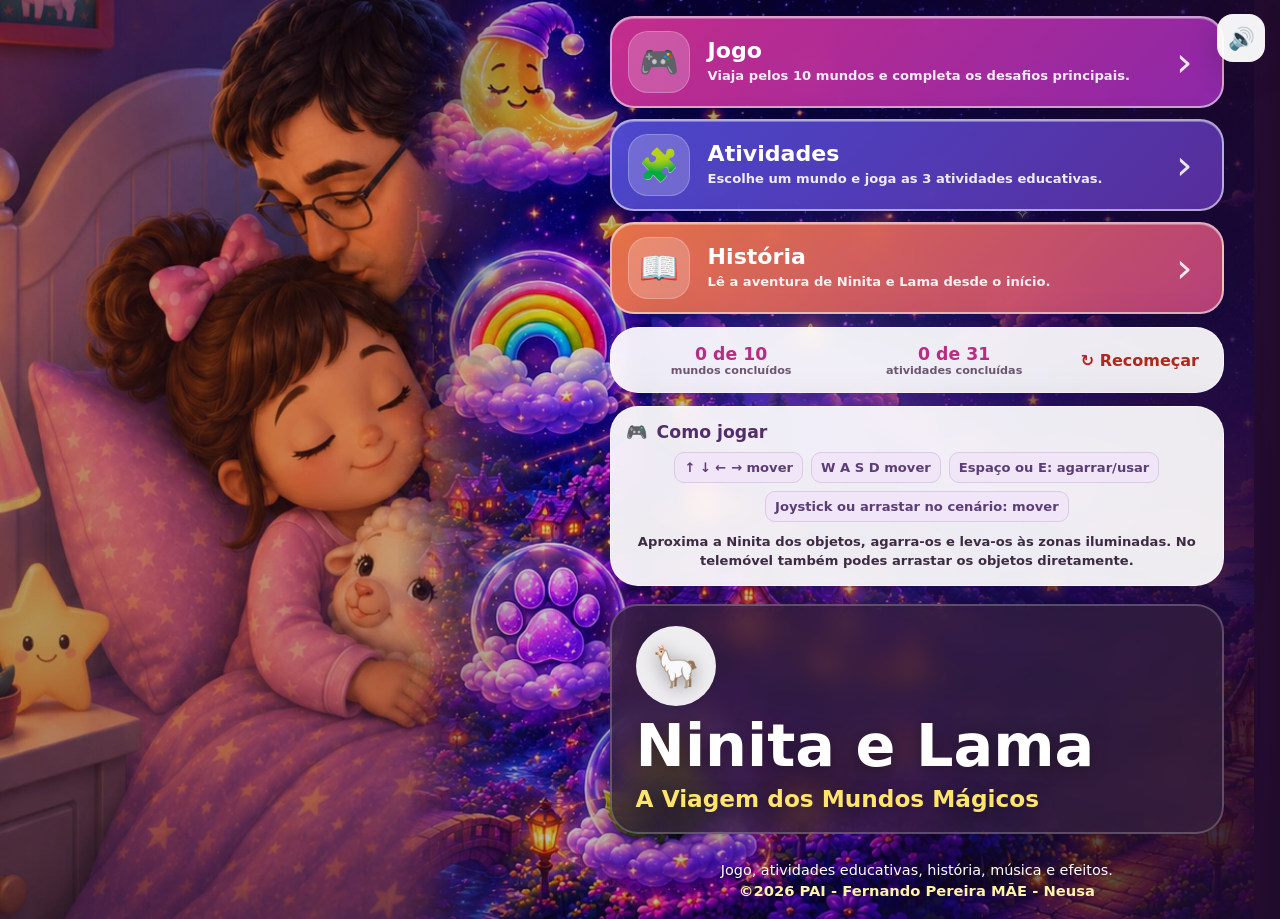
<file: index.html>
<!doctype html>
<html lang="pt-PT">
<head>
  <meta charset="utf-8">
  <meta name="viewport" content="width=device-width, initial-scale=1, viewport-fit=cover">
  <meta name="theme-color" content="#b23683">
  <meta name="description" content="Ninita e Lama — jogo infantil interativo">
  <title>Ninita e Lama</title>
  <link rel="manifest" href="./manifest.webmanifest">
  <link rel="icon" href="./assets/icon.svg" type="image/svg+xml">
  <link rel="stylesheet" href="./styles.css">
</head>
<body>
  <button id="audio-button" class="audio-button" aria-label="Configurar o som" title="Som">🔊</button>

  <aside id="audio-panel" class="audio-panel" hidden>
    <h3>Som do jogo — aventura musical</h3>
    <label>
      <span>Música</span>
      <input id="music-volume" type="range" min="0" max="1" step="0.05" value="0.32">
    </label>
    <label>
      <span>Efeitos</span>
      <input id="effects-volume" type="range" min="0" max="1" step="0.05" value="0.70">
    </label>
    <button id="mute-button" class="btn btn-secondary">Desligar som</button>
    <a class="btn btn-text audio-credit-link" href="./creditos-audio.html" target="_blank" rel="noopener">
      Créditos dos sons reais
    </a>
    <button id="close-audio" class="btn btn-text">Fechar</button>
  </aside>

  <div id="app" class="app-shell">
    <noscript>Esta aplicação precisa de JavaScript para funcionar.</noscript>
  </div>

  <script src="./app.js"></script>
</body>
</html>
</file>
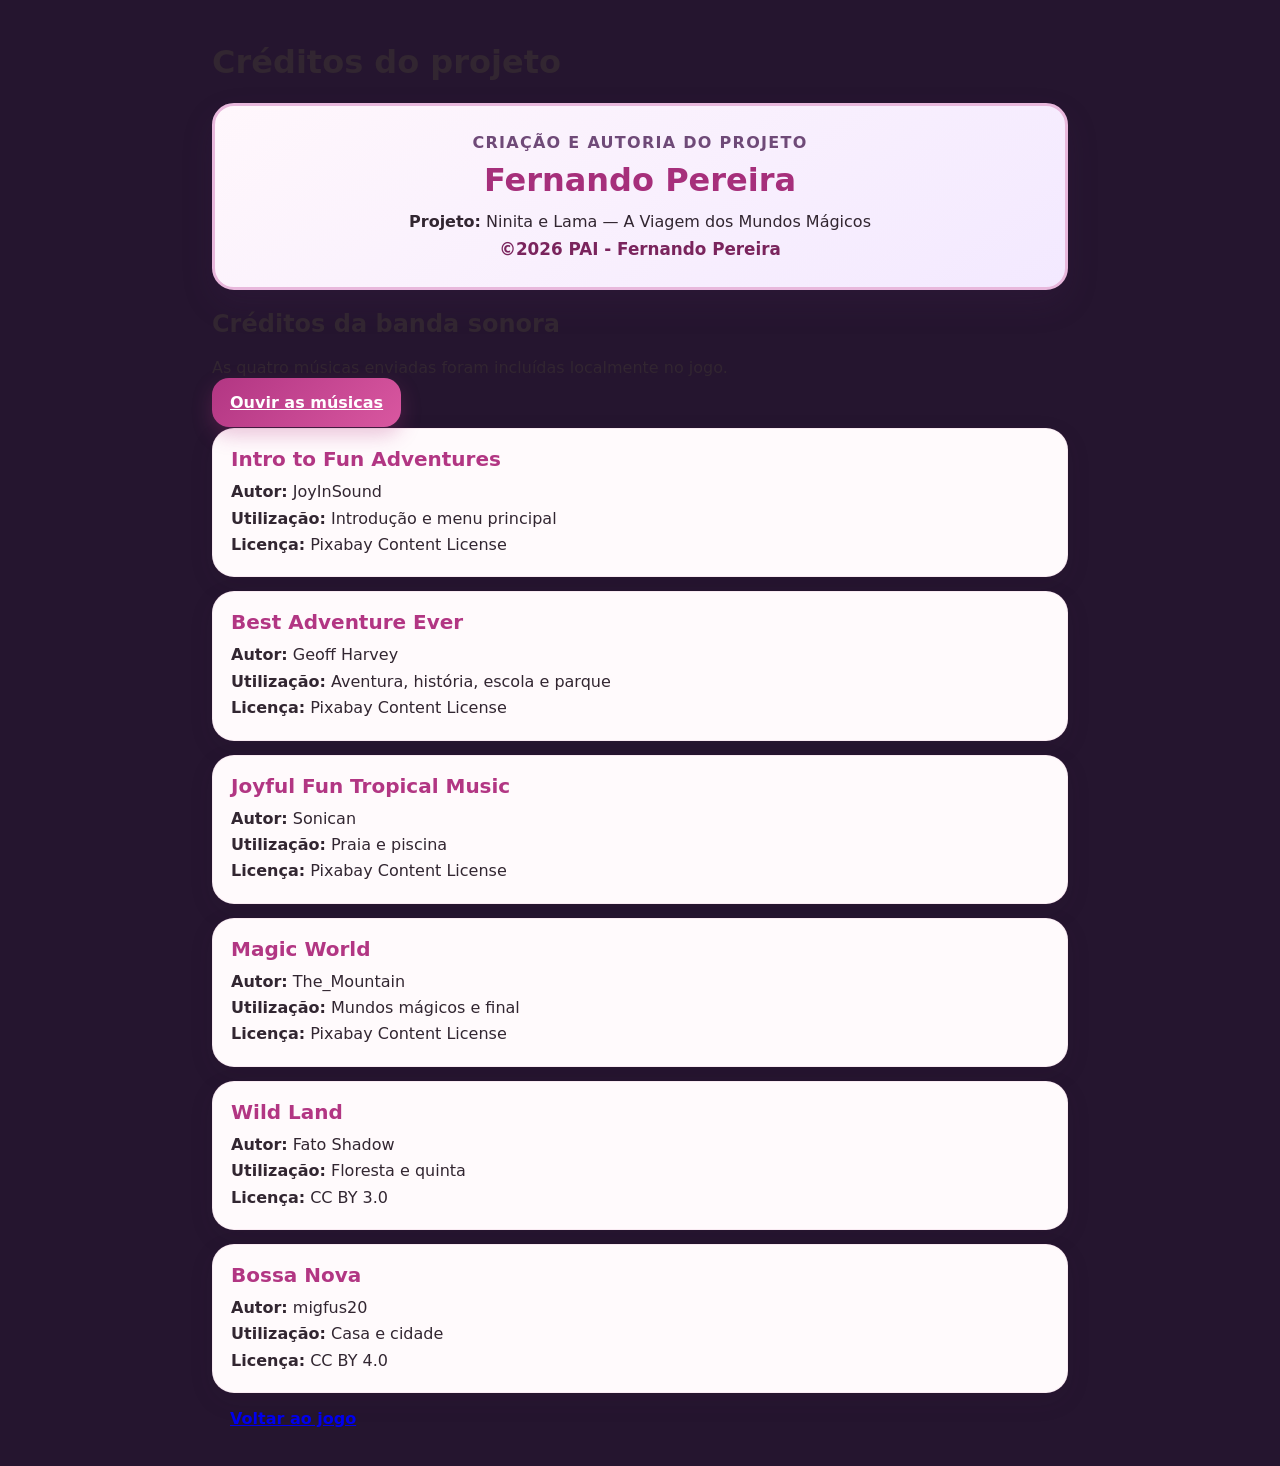
<file: creditos-audio.html>
<!doctype html>
<html lang="pt-PT">
<head>
  <meta charset="utf-8">
  <meta name="viewport" content="width=device-width,initial-scale=1">
  <title>Créditos do projeto — Ninita e Lama</title>
  <link rel="stylesheet" href="./styles.css">
  <style>
      .credits-shell{max-width:900px;margin:0 auto;padding:22px}
      .credits-shell .card{margin:14px 0}
      .creator-credit{
        padding:24px;
        text-align:center;
        border:3px solid #e8b8dc;
        background:linear-gradient(145deg,#fff7fc,#f3e9ff);
        box-shadow:0 14px 32px rgba(74,36,86,.16)
      }
      .creator-credit h2{
        margin:5px 0 10px;
        font-size:2rem;
        color:#a62f7b
      }
      .creator-label{
        margin:0;
        font-weight:800;
        text-transform:uppercase;
        letter-spacing:.08em;
        color:#6f4a78
      }
      .creator-copyright{
        margin:14px 0 0;
        font-size:1.05rem;
        font-weight:900;
        color:#7a245d
      }
    </style>
</head>
<body>
  <main class="credits-shell">
    <h1>Créditos do projeto</h1>
    <article class="card creator-credit">
      <p class="creator-label">Criação e autoria do projeto</p>
      <h2>Fernando Pereira</h2>
      <p><strong>Projeto:</strong> Ninita e Lama — A Viagem dos Mundos Mágicos</p>
      <p class="creator-copyright">©2026 PAI - Fernando Pereira</p>
    </article>

    <h2>Créditos da banda sonora</h2>
    <p>As quatro músicas enviadas foram incluídas localmente no jogo.</p>
    <p><a class="btn btn-primary" href="./teste-musicas.html">Ouvir as músicas</a></p>
    
        <article class="card">
          <h3>Intro to Fun Adventures</h3>
          <p><strong>Autor:</strong> JoyInSound</p>
          <p><strong>Utilização:</strong> Introdução e menu principal</p>
          <p><strong>Licença:</strong> Pixabay Content License</p>
        </article>
        
        <article class="card">
          <h3>Best Adventure Ever</h3>
          <p><strong>Autor:</strong> Geoff Harvey</p>
          <p><strong>Utilização:</strong> Aventura, história, escola e parque</p>
          <p><strong>Licença:</strong> Pixabay Content License</p>
        </article>
        
        <article class="card">
          <h3>Joyful Fun Tropical Music</h3>
          <p><strong>Autor:</strong> Sonican</p>
          <p><strong>Utilização:</strong> Praia e piscina</p>
          <p><strong>Licença:</strong> Pixabay Content License</p>
        </article>
        
        <article class="card">
          <h3>Magic World</h3>
          <p><strong>Autor:</strong> The_Mountain</p>
          <p><strong>Utilização:</strong> Mundos mágicos e final</p>
          <p><strong>Licença:</strong> Pixabay Content License</p>
        </article>
        
        <article class="card">
          <h3>Wild Land</h3>
          <p><strong>Autor:</strong> Fato Shadow</p>
          <p><strong>Utilização:</strong> Floresta e quinta</p>
          <p><strong>Licença:</strong> CC BY 3.0</p>
        </article>
        
        <article class="card">
          <h3>Bossa Nova</h3>
          <p><strong>Autor:</strong> migfus20</p>
          <p><strong>Utilização:</strong> Casa e cidade</p>
          <p><strong>Licença:</strong> CC BY 4.0</p>
        </article>
        
    <p><a class="btn" href="./">Voltar ao jogo</a></p>
  </main>
</body>
</html>
</file>
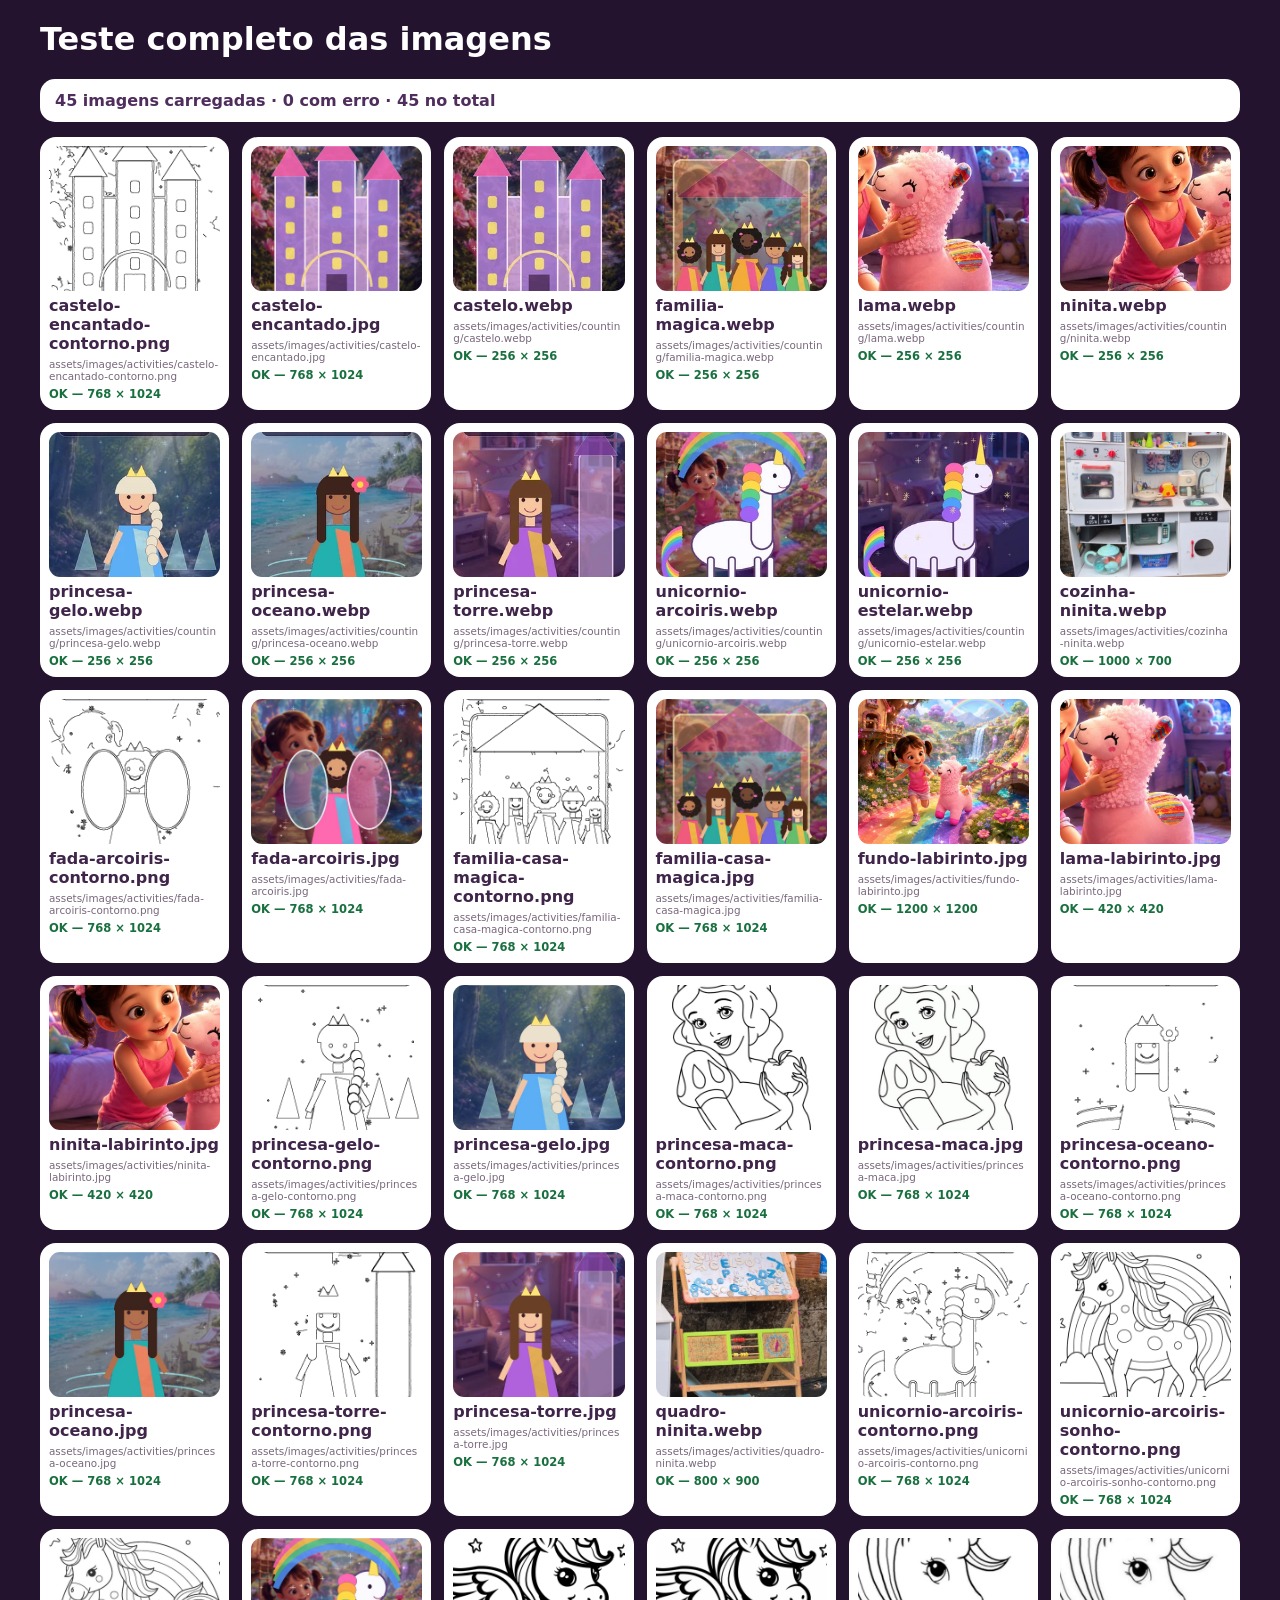
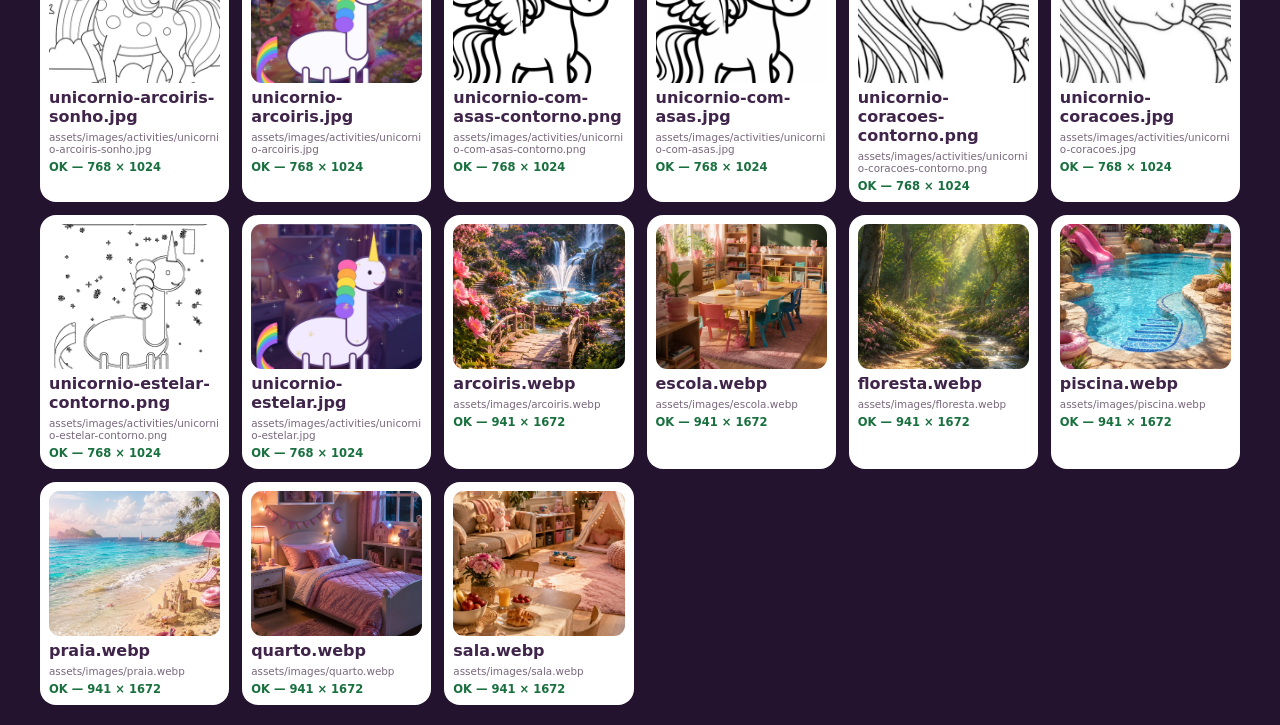
<file: teste-imagens.html>
<!doctype html>
<html lang="pt-PT">
<head>
  <meta charset="utf-8">
  <meta name="viewport" content="width=device-width,initial-scale=1">
  <title>Teste das imagens — Ninita e Lama</title>
  <style>
    *{box-sizing:border-box}
    body{margin:0;padding:20px;font-family:system-ui;background:#24132e;color:#fff}
    main{max-width:1200px;margin:auto}
    h1{margin-top:0}
    #summary{padding:12px 15px;border-radius:15px;background:#fff;color:#4f2d5c;font-weight:800}
    .grid{display:grid;grid-template-columns:repeat(auto-fit,minmax(180px,1fr));gap:13px;margin-top:15px}
    .test-image-card{padding:9px;border-radius:16px;background:#fff;color:#40254a;overflow:hidden}
    .test-image-card img{width:100%;height:145px;object-fit:cover;border-radius:11px;background:#eee;display:block}
    .test-image-card strong,.test-image-card small,.test-image-card .status{display:block;margin-top:5px;overflow-wrap:anywhere}
    .test-image-card small{font-size:.65rem;color:#78677b}
    .status{font-size:.72rem;font-weight:900}
    .ok .status{color:#19703f}
    .error{outline:4px solid #e53935}
    .error .status{color:#c62828}
  </style>
</head>
<body>
  <main>
    <h1>Teste completo das imagens</h1>
    <div id="summary">A verificar 45 imagens…</div>
    <section class="grid">
    <article class="test-image-card">
      <img data-test-image src="./assets/images/activities/castelo-encantado-contorno.png" alt="castelo-encantado-contorno.png">
      <strong>castelo-encantado-contorno.png</strong>
      <small>assets/images/activities/castelo-encantado-contorno.png</small>
      <span class="status">A verificar…</span>
    </article>
    

    <article class="test-image-card">
      <img data-test-image src="./assets/images/activities/castelo-encantado.jpg" alt="castelo-encantado.jpg">
      <strong>castelo-encantado.jpg</strong>
      <small>assets/images/activities/castelo-encantado.jpg</small>
      <span class="status">A verificar…</span>
    </article>
    

    <article class="test-image-card">
      <img data-test-image src="./assets/images/activities/counting/castelo.webp" alt="castelo.webp">
      <strong>castelo.webp</strong>
      <small>assets/images/activities/counting/castelo.webp</small>
      <span class="status">A verificar…</span>
    </article>
    

    <article class="test-image-card">
      <img data-test-image src="./assets/images/activities/counting/familia-magica.webp" alt="familia-magica.webp">
      <strong>familia-magica.webp</strong>
      <small>assets/images/activities/counting/familia-magica.webp</small>
      <span class="status">A verificar…</span>
    </article>
    

    <article class="test-image-card">
      <img data-test-image src="./assets/images/activities/counting/lama.webp" alt="lama.webp">
      <strong>lama.webp</strong>
      <small>assets/images/activities/counting/lama.webp</small>
      <span class="status">A verificar…</span>
    </article>
    

    <article class="test-image-card">
      <img data-test-image src="./assets/images/activities/counting/ninita.webp" alt="ninita.webp">
      <strong>ninita.webp</strong>
      <small>assets/images/activities/counting/ninita.webp</small>
      <span class="status">A verificar…</span>
    </article>
    

    <article class="test-image-card">
      <img data-test-image src="./assets/images/activities/counting/princesa-gelo.webp" alt="princesa-gelo.webp">
      <strong>princesa-gelo.webp</strong>
      <small>assets/images/activities/counting/princesa-gelo.webp</small>
      <span class="status">A verificar…</span>
    </article>
    

    <article class="test-image-card">
      <img data-test-image src="./assets/images/activities/counting/princesa-oceano.webp" alt="princesa-oceano.webp">
      <strong>princesa-oceano.webp</strong>
      <small>assets/images/activities/counting/princesa-oceano.webp</small>
      <span class="status">A verificar…</span>
    </article>
    

    <article class="test-image-card">
      <img data-test-image src="./assets/images/activities/counting/princesa-torre.webp" alt="princesa-torre.webp">
      <strong>princesa-torre.webp</strong>
      <small>assets/images/activities/counting/princesa-torre.webp</small>
      <span class="status">A verificar…</span>
    </article>
    

    <article class="test-image-card">
      <img data-test-image src="./assets/images/activities/counting/unicornio-arcoiris.webp" alt="unicornio-arcoiris.webp">
      <strong>unicornio-arcoiris.webp</strong>
      <small>assets/images/activities/counting/unicornio-arcoiris.webp</small>
      <span class="status">A verificar…</span>
    </article>
    

    <article class="test-image-card">
      <img data-test-image src="./assets/images/activities/counting/unicornio-estelar.webp" alt="unicornio-estelar.webp">
      <strong>unicornio-estelar.webp</strong>
      <small>assets/images/activities/counting/unicornio-estelar.webp</small>
      <span class="status">A verificar…</span>
    </article>
    

    <article class="test-image-card">
      <img data-test-image src="./assets/images/activities/cozinha-ninita.webp" alt="cozinha-ninita.webp">
      <strong>cozinha-ninita.webp</strong>
      <small>assets/images/activities/cozinha-ninita.webp</small>
      <span class="status">A verificar…</span>
    </article>
    

    <article class="test-image-card">
      <img data-test-image src="./assets/images/activities/fada-arcoiris-contorno.png" alt="fada-arcoiris-contorno.png">
      <strong>fada-arcoiris-contorno.png</strong>
      <small>assets/images/activities/fada-arcoiris-contorno.png</small>
      <span class="status">A verificar…</span>
    </article>
    

    <article class="test-image-card">
      <img data-test-image src="./assets/images/activities/fada-arcoiris.jpg" alt="fada-arcoiris.jpg">
      <strong>fada-arcoiris.jpg</strong>
      <small>assets/images/activities/fada-arcoiris.jpg</small>
      <span class="status">A verificar…</span>
    </article>
    

    <article class="test-image-card">
      <img data-test-image src="./assets/images/activities/familia-casa-magica-contorno.png" alt="familia-casa-magica-contorno.png">
      <strong>familia-casa-magica-contorno.png</strong>
      <small>assets/images/activities/familia-casa-magica-contorno.png</small>
      <span class="status">A verificar…</span>
    </article>
    

    <article class="test-image-card">
      <img data-test-image src="./assets/images/activities/familia-casa-magica.jpg" alt="familia-casa-magica.jpg">
      <strong>familia-casa-magica.jpg</strong>
      <small>assets/images/activities/familia-casa-magica.jpg</small>
      <span class="status">A verificar…</span>
    </article>
    

    <article class="test-image-card">
      <img data-test-image src="./assets/images/activities/fundo-labirinto.jpg" alt="fundo-labirinto.jpg">
      <strong>fundo-labirinto.jpg</strong>
      <small>assets/images/activities/fundo-labirinto.jpg</small>
      <span class="status">A verificar…</span>
    </article>
    

    <article class="test-image-card">
      <img data-test-image src="./assets/images/activities/lama-labirinto.jpg" alt="lama-labirinto.jpg">
      <strong>lama-labirinto.jpg</strong>
      <small>assets/images/activities/lama-labirinto.jpg</small>
      <span class="status">A verificar…</span>
    </article>
    

    <article class="test-image-card">
      <img data-test-image src="./assets/images/activities/ninita-labirinto.jpg" alt="ninita-labirinto.jpg">
      <strong>ninita-labirinto.jpg</strong>
      <small>assets/images/activities/ninita-labirinto.jpg</small>
      <span class="status">A verificar…</span>
    </article>
    

    <article class="test-image-card">
      <img data-test-image src="./assets/images/activities/princesa-gelo-contorno.png" alt="princesa-gelo-contorno.png">
      <strong>princesa-gelo-contorno.png</strong>
      <small>assets/images/activities/princesa-gelo-contorno.png</small>
      <span class="status">A verificar…</span>
    </article>
    

    <article class="test-image-card">
      <img data-test-image src="./assets/images/activities/princesa-gelo.jpg" alt="princesa-gelo.jpg">
      <strong>princesa-gelo.jpg</strong>
      <small>assets/images/activities/princesa-gelo.jpg</small>
      <span class="status">A verificar…</span>
    </article>
    

    <article class="test-image-card">
      <img data-test-image src="./assets/images/activities/princesa-maca-contorno.png" alt="princesa-maca-contorno.png">
      <strong>princesa-maca-contorno.png</strong>
      <small>assets/images/activities/princesa-maca-contorno.png</small>
      <span class="status">A verificar…</span>
    </article>
    

    <article class="test-image-card">
      <img data-test-image src="./assets/images/activities/princesa-maca.jpg" alt="princesa-maca.jpg">
      <strong>princesa-maca.jpg</strong>
      <small>assets/images/activities/princesa-maca.jpg</small>
      <span class="status">A verificar…</span>
    </article>
    

    <article class="test-image-card">
      <img data-test-image src="./assets/images/activities/princesa-oceano-contorno.png" alt="princesa-oceano-contorno.png">
      <strong>princesa-oceano-contorno.png</strong>
      <small>assets/images/activities/princesa-oceano-contorno.png</small>
      <span class="status">A verificar…</span>
    </article>
    

    <article class="test-image-card">
      <img data-test-image src="./assets/images/activities/princesa-oceano.jpg" alt="princesa-oceano.jpg">
      <strong>princesa-oceano.jpg</strong>
      <small>assets/images/activities/princesa-oceano.jpg</small>
      <span class="status">A verificar…</span>
    </article>
    

    <article class="test-image-card">
      <img data-test-image src="./assets/images/activities/princesa-torre-contorno.png" alt="princesa-torre-contorno.png">
      <strong>princesa-torre-contorno.png</strong>
      <small>assets/images/activities/princesa-torre-contorno.png</small>
      <span class="status">A verificar…</span>
    </article>
    

    <article class="test-image-card">
      <img data-test-image src="./assets/images/activities/princesa-torre.jpg" alt="princesa-torre.jpg">
      <strong>princesa-torre.jpg</strong>
      <small>assets/images/activities/princesa-torre.jpg</small>
      <span class="status">A verificar…</span>
    </article>
    

    <article class="test-image-card">
      <img data-test-image src="./assets/images/activities/quadro-ninita.webp" alt="quadro-ninita.webp">
      <strong>quadro-ninita.webp</strong>
      <small>assets/images/activities/quadro-ninita.webp</small>
      <span class="status">A verificar…</span>
    </article>
    

    <article class="test-image-card">
      <img data-test-image src="./assets/images/activities/unicornio-arcoiris-contorno.png" alt="unicornio-arcoiris-contorno.png">
      <strong>unicornio-arcoiris-contorno.png</strong>
      <small>assets/images/activities/unicornio-arcoiris-contorno.png</small>
      <span class="status">A verificar…</span>
    </article>
    

    <article class="test-image-card">
      <img data-test-image src="./assets/images/activities/unicornio-arcoiris-sonho-contorno.png" alt="unicornio-arcoiris-sonho-contorno.png">
      <strong>unicornio-arcoiris-sonho-contorno.png</strong>
      <small>assets/images/activities/unicornio-arcoiris-sonho-contorno.png</small>
      <span class="status">A verificar…</span>
    </article>
    

    <article class="test-image-card">
      <img data-test-image src="./assets/images/activities/unicornio-arcoiris-sonho.jpg" alt="unicornio-arcoiris-sonho.jpg">
      <strong>unicornio-arcoiris-sonho.jpg</strong>
      <small>assets/images/activities/unicornio-arcoiris-sonho.jpg</small>
      <span class="status">A verificar…</span>
    </article>
    

    <article class="test-image-card">
      <img data-test-image src="./assets/images/activities/unicornio-arcoiris.jpg" alt="unicornio-arcoiris.jpg">
      <strong>unicornio-arcoiris.jpg</strong>
      <small>assets/images/activities/unicornio-arcoiris.jpg</small>
      <span class="status">A verificar…</span>
    </article>
    

    <article class="test-image-card">
      <img data-test-image src="./assets/images/activities/unicornio-com-asas-contorno.png" alt="unicornio-com-asas-contorno.png">
      <strong>unicornio-com-asas-contorno.png</strong>
      <small>assets/images/activities/unicornio-com-asas-contorno.png</small>
      <span class="status">A verificar…</span>
    </article>
    

    <article class="test-image-card">
      <img data-test-image src="./assets/images/activities/unicornio-com-asas.jpg" alt="unicornio-com-asas.jpg">
      <strong>unicornio-com-asas.jpg</strong>
      <small>assets/images/activities/unicornio-com-asas.jpg</small>
      <span class="status">A verificar…</span>
    </article>
    

    <article class="test-image-card">
      <img data-test-image src="./assets/images/activities/unicornio-coracoes-contorno.png" alt="unicornio-coracoes-contorno.png">
      <strong>unicornio-coracoes-contorno.png</strong>
      <small>assets/images/activities/unicornio-coracoes-contorno.png</small>
      <span class="status">A verificar…</span>
    </article>
    

    <article class="test-image-card">
      <img data-test-image src="./assets/images/activities/unicornio-coracoes.jpg" alt="unicornio-coracoes.jpg">
      <strong>unicornio-coracoes.jpg</strong>
      <small>assets/images/activities/unicornio-coracoes.jpg</small>
      <span class="status">A verificar…</span>
    </article>
    

    <article class="test-image-card">
      <img data-test-image src="./assets/images/activities/unicornio-estelar-contorno.png" alt="unicornio-estelar-contorno.png">
      <strong>unicornio-estelar-contorno.png</strong>
      <small>assets/images/activities/unicornio-estelar-contorno.png</small>
      <span class="status">A verificar…</span>
    </article>
    

    <article class="test-image-card">
      <img data-test-image src="./assets/images/activities/unicornio-estelar.jpg" alt="unicornio-estelar.jpg">
      <strong>unicornio-estelar.jpg</strong>
      <small>assets/images/activities/unicornio-estelar.jpg</small>
      <span class="status">A verificar…</span>
    </article>
    

    <article class="test-image-card">
      <img data-test-image src="./assets/images/arcoiris.webp" alt="arcoiris.webp">
      <strong>arcoiris.webp</strong>
      <small>assets/images/arcoiris.webp</small>
      <span class="status">A verificar…</span>
    </article>
    

    <article class="test-image-card">
      <img data-test-image src="./assets/images/escola.webp" alt="escola.webp">
      <strong>escola.webp</strong>
      <small>assets/images/escola.webp</small>
      <span class="status">A verificar…</span>
    </article>
    

    <article class="test-image-card">
      <img data-test-image src="./assets/images/floresta.webp" alt="floresta.webp">
      <strong>floresta.webp</strong>
      <small>assets/images/floresta.webp</small>
      <span class="status">A verificar…</span>
    </article>
    

    <article class="test-image-card">
      <img data-test-image src="./assets/images/piscina.webp" alt="piscina.webp">
      <strong>piscina.webp</strong>
      <small>assets/images/piscina.webp</small>
      <span class="status">A verificar…</span>
    </article>
    

    <article class="test-image-card">
      <img data-test-image src="./assets/images/praia.webp" alt="praia.webp">
      <strong>praia.webp</strong>
      <small>assets/images/praia.webp</small>
      <span class="status">A verificar…</span>
    </article>
    

    <article class="test-image-card">
      <img data-test-image src="./assets/images/quarto.webp" alt="quarto.webp">
      <strong>quarto.webp</strong>
      <small>assets/images/quarto.webp</small>
      <span class="status">A verificar…</span>
    </article>
    

    <article class="test-image-card">
      <img data-test-image src="./assets/images/sala.webp" alt="sala.webp">
      <strong>sala.webp</strong>
      <small>assets/images/sala.webp</small>
      <span class="status">A verificar…</span>
    </article>
    </section>
  </main>
  <script>
    const images=[...document.querySelectorAll("[data-test-image]")];
    let loaded=0;
    let errors=0;

    function update(){
      document.querySelector("#summary").textContent =
        `${loaded} imagens carregadas · ${errors} com erro · ${images.length} no total`;
    }

    images.forEach(image=>{
      const card=image.closest(".test-image-card");
      const status=card.querySelector(".status");

      image.addEventListener("load",()=>{
        loaded++;
        card.classList.add("ok");
        status.textContent=`OK — ${image.naturalWidth} × ${image.naturalHeight}`;
        update();
      },{once:true});

      image.addEventListener("error",()=>{
        errors++;
        card.classList.add("error");
        status.textContent="ERRO AO CARREGAR";
        update();
      },{once:true});
    });
  </script>
</body>
</html>
</file>
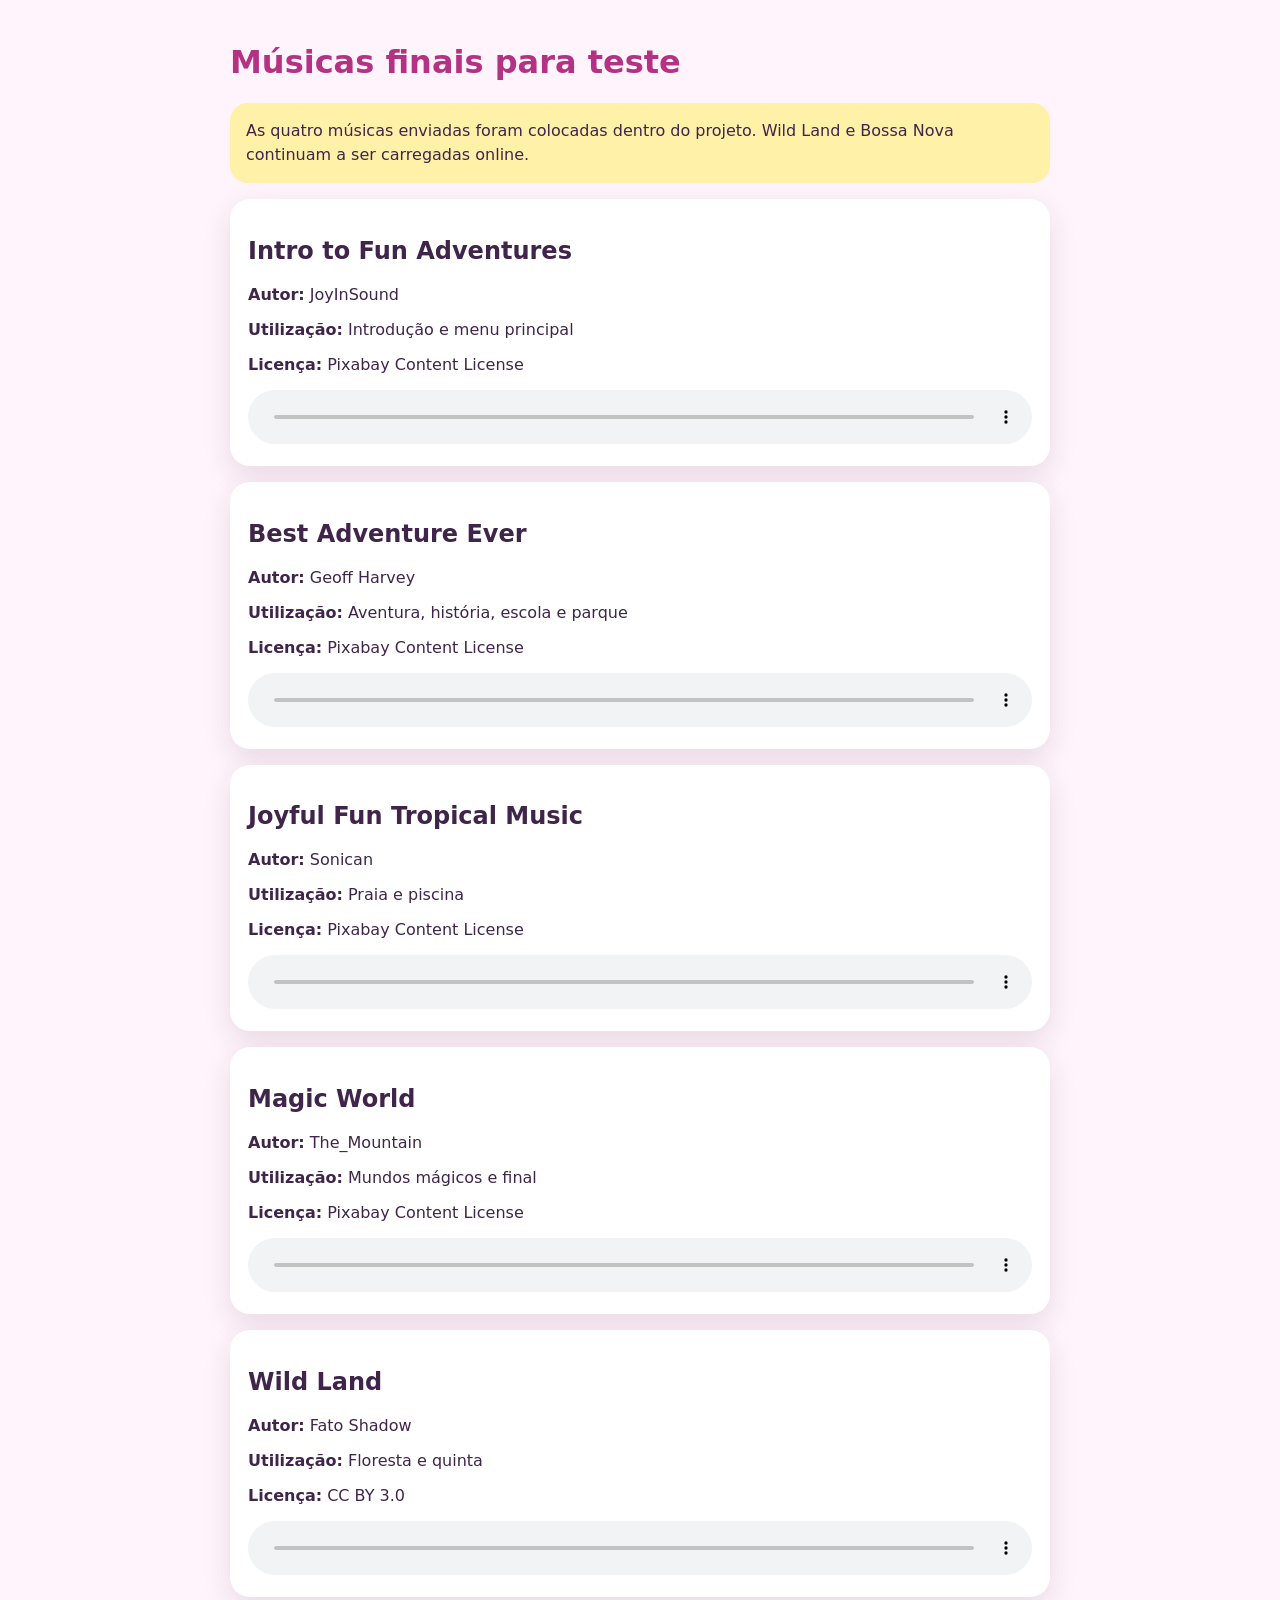
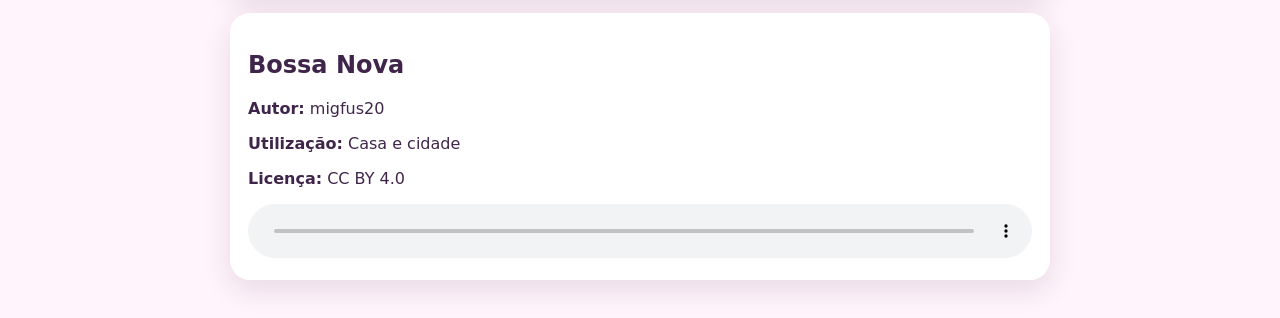
<file: teste-musicas.html>
<!doctype html>
<html lang="pt-PT">
<head>
  <meta charset="utf-8">
  <meta name="viewport" content="width=device-width,initial-scale=1">
  <title>Teste das músicas — Ninita e Lama</title>
  <style>
    :root{font-family:system-ui,-apple-system,BlinkMacSystemFont,"Segoe UI",sans-serif;color:#40254b;background:#fff4fb}
    *{box-sizing:border-box}
    body{margin:0;padding:22px}
    main{max-width:820px;margin:0 auto}
    h1{color:#b33283}
    .notice{background:#fff1a8;border-radius:18px;padding:16px;line-height:1.5}
    .track-card{background:#fff;border-radius:20px;padding:18px;margin:16px 0;box-shadow:0 10px 28px rgba(70,34,80,.12)}
    audio{width:100%}
  </style>
</head>
<body>
  <main>
    <h1>Músicas finais para teste</h1>
    <div class="notice">
      As quatro músicas enviadas foram colocadas dentro do projeto.
      Wild Land e Bossa Nova continuam a ser carregadas online.
    </div>
    
        <article class="track-card">
          <h2>Intro to Fun Adventures</h2>
          <p><strong>Autor:</strong> JoyInSound</p>
          <p><strong>Utilização:</strong> Introdução e menu principal</p>
          <p><strong>Licença:</strong> Pixabay Content License</p>
          <audio controls preload="none" loop>
            <source src="./assets/audio/intro_to_fun_adventures.mp3">
            O navegador não conseguiu reproduzir esta música.
          </audio>
        </article>
        
        <article class="track-card">
          <h2>Best Adventure Ever</h2>
          <p><strong>Autor:</strong> Geoff Harvey</p>
          <p><strong>Utilização:</strong> Aventura, história, escola e parque</p>
          <p><strong>Licença:</strong> Pixabay Content License</p>
          <audio controls preload="none" loop>
            <source src="./assets/audio/best_adventure_ever.mp3">
            O navegador não conseguiu reproduzir esta música.
          </audio>
        </article>
        
        <article class="track-card">
          <h2>Joyful Fun Tropical Music</h2>
          <p><strong>Autor:</strong> Sonican</p>
          <p><strong>Utilização:</strong> Praia e piscina</p>
          <p><strong>Licença:</strong> Pixabay Content License</p>
          <audio controls preload="none" loop>
            <source src="./assets/audio/joyful_fun_tropical_music.mp3">
            O navegador não conseguiu reproduzir esta música.
          </audio>
        </article>
        
        <article class="track-card">
          <h2>Magic World</h2>
          <p><strong>Autor:</strong> The_Mountain</p>
          <p><strong>Utilização:</strong> Mundos mágicos e final</p>
          <p><strong>Licença:</strong> Pixabay Content License</p>
          <audio controls preload="none" loop>
            <source src="./assets/audio/magic_world.mp3">
            O navegador não conseguiu reproduzir esta música.
          </audio>
        </article>
        
        <article class="track-card">
          <h2>Wild Land</h2>
          <p><strong>Autor:</strong> Fato Shadow</p>
          <p><strong>Utilização:</strong> Floresta e quinta</p>
          <p><strong>Licença:</strong> CC BY 3.0</p>
          <audio controls preload="none" loop>
            <source src="https://opengameart.org/sites/default/files/fato_shadow_-_wild_land.mp3">
            O navegador não conseguiu reproduzir esta música.
          </audio>
        </article>
        
        <article class="track-card">
          <h2>Bossa Nova</h2>
          <p><strong>Autor:</strong> migfus20</p>
          <p><strong>Utilização:</strong> Casa e cidade</p>
          <p><strong>Licença:</strong> CC BY 4.0</p>
          <audio controls preload="none" loop>
            <source src="https://opengameart.org/sites/default/files/bossa_nova_raw.mp3">
            O navegador não conseguiu reproduzir esta música.
          </audio>
        </article>
        
  </main>
</body>
</html>
</file>
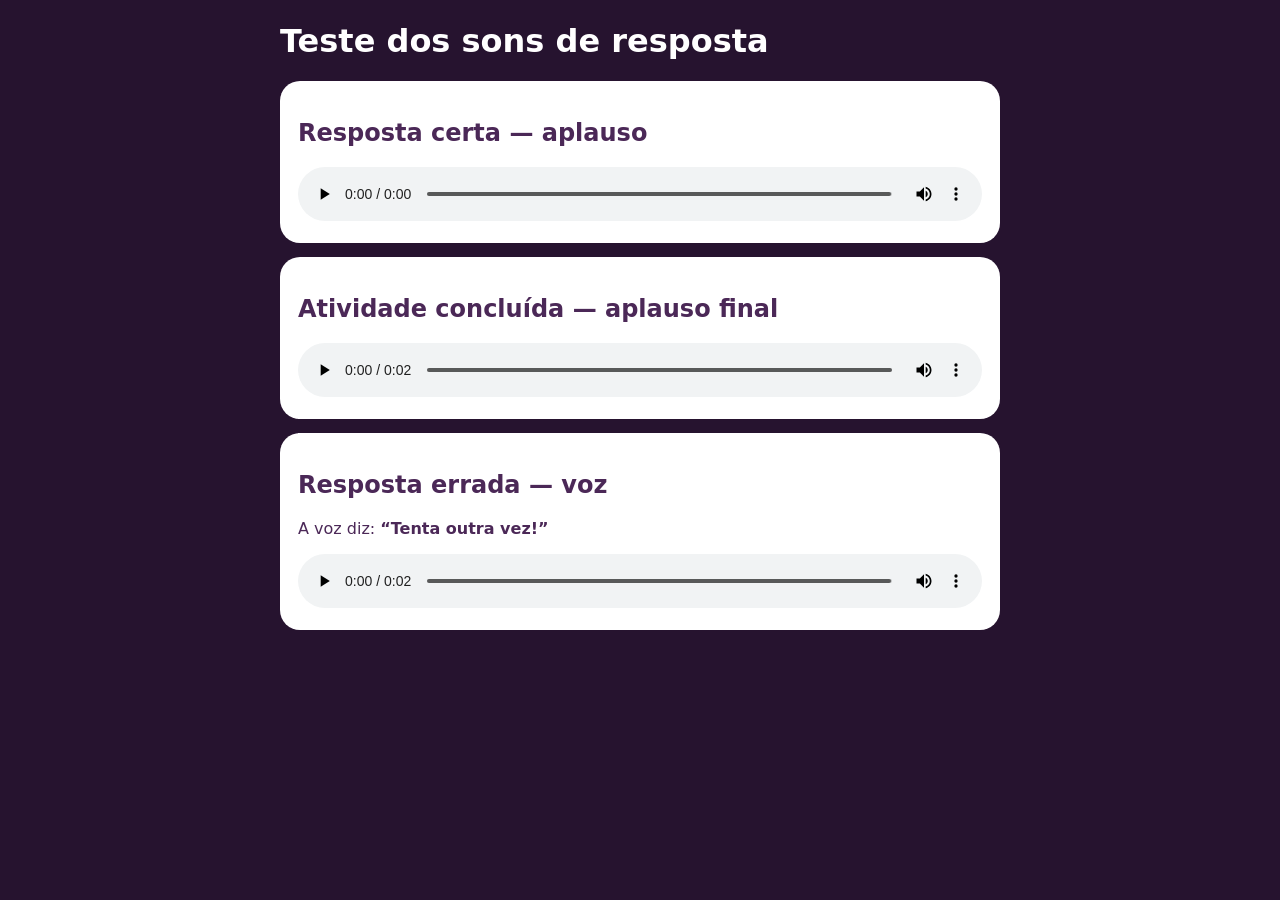
<file: teste-sons.html>
<!doctype html>
<html lang="pt-PT">
<head>
  <meta charset="utf-8">
  <meta name="viewport" content="width=device-width,initial-scale=1">
  <title>Teste de sons — Ninita e Lama</title>
  <style>
    *{box-sizing:border-box}
    body{margin:0;padding:22px;background:#26132f;color:#fff;font-family:system-ui}
    main{max-width:720px;margin:auto}
    .card{margin:14px 0;padding:18px;border-radius:20px;background:#fff;color:#4b2857}
    audio{width:100%}
    h1{margin-top:0}
  </style>
</head>
<body>
  <main>
    <h1>Teste dos sons de resposta</h1>

    <article class="card">
      <h2>Resposta certa — aplauso</h2>
      <audio controls preload="auto">
        <source src="./assets/audio/effects/aplauso_certo_forte.wav" type="audio/wav">
      </audio>
    </article>

    <article class="card">
      <h2>Atividade concluída — aplauso final</h2>
      <audio controls preload="auto">
        <source src="./assets/audio/effects/aplauso_final_forte.wav" type="audio/wav">
      </audio>
    </article>

    <article class="card">
      <h2>Resposta errada — voz</h2>
      <p>A voz diz: <strong>“Tenta outra vez!”</strong></p>
      <audio controls preload="auto">
        <source src="./assets/audio/effects/resposta_errada_com_voz.wav" type="audio/wav">
      </audio>
    </article>
  </main>
</body>
</html>
</file>
<file: styles.css>
:root{
  --pink:#b23683;
  --pink-dark:#7d245c;
  --purple:#6c4ba8;
  --lavender:#efe4ff;
  --yellow:#ffe56b;
  --mint:#dff8ef;
  --green:#278b59;
  --ink:#322631;
  --surface:#fffafc;
  --danger:#b3261e;
  --shadow:0 16px 50px rgba(51,23,55,.22);
  font-family:Inter,ui-rounded,"SF Pro Rounded",system-ui,-apple-system,BlinkMacSystemFont,"Segoe UI",sans-serif;
  color-scheme:light
}
*{box-sizing:border-box}
html,body{margin:0;min-height:100%;background:#25152f;color:var(--ink)}
body{overflow-x:hidden}
button,input{font:inherit}
button{touch-action:manipulation}
img{display:block;max-width:100%}
.app-shell{min-height:100vh}
.screen{min-height:100vh;padding:calc(16px + env(safe-area-inset-top)) 18px calc(20px + env(safe-area-inset-bottom))}
.home-screen{
  position:relative;display:flex;flex-direction:column;justify-content:space-between;align-items:center;
  background:linear-gradient(to bottom,rgba(48,18,60,.08),rgba(49,19,64,.82)),
  url("./assets/images/quarto.webp") center/cover no-repeat
}
.home-overlay{position:absolute;inset:0;background:radial-gradient(circle at 50% 20%,transparent 0 25%,rgba(39,17,51,.28) 75%)}
.hero-panel,.menu-card,.footer-note{position:relative;z-index:1}
.hero-panel{text-align:center;color:#fff;margin-top:4vh;text-shadow:0 3px 18px rgba(0,0,0,.35)}
.logo-badge{width:90px;height:90px;border-radius:50%;margin:0 auto 14px;display:grid;place-items:center;font-size:48px;background:rgba(255,255,255,.92);box-shadow:var(--shadow)}
.hero-panel h1{font-size:clamp(2.4rem,8vw,4rem);line-height:.95;margin:0;font-weight:900}
.subtitle{font-size:clamp(1.05rem,4vw,1.45rem);font-weight:800;color:var(--yellow);margin:.7rem 0 0}
.glass-card{width:min(100%,480px);background:rgba(255,255,255,.94);border:1px solid rgba(255,255,255,.55);border-radius:28px;padding:20px;box-shadow:var(--shadow);backdrop-filter:blur(12px)}
.menu-card{display:grid;gap:12px}
.btn{border:0;border-radius:17px;padding:15px 18px;min-height:52px;cursor:pointer;font-weight:850;transition:.18s transform,.18s box-shadow,.18s opacity}
.btn:hover{transform:translateY(-1px)}
.btn:active{transform:translateY(1px)}
.btn-primary{background:linear-gradient(135deg,var(--pink),#d957a0);color:#fff;box-shadow:0 8px 20px rgba(178,54,131,.28)}
.btn-secondary{background:#fff;color:var(--purple);border:2px solid #dbc8ef}
.btn-text{background:transparent;padding:9px;min-height:40px}
.danger{color:var(--danger)}
.btn:disabled{opacity:.5;cursor:not-allowed;transform:none}
.progress-summary{display:flex;justify-content:center;gap:7px;align-items:baseline;padding-top:4px;color:#65445f;font-size:.95rem}
.progress-summary strong{font-size:1.1rem;color:var(--pink)}
.footer-note{color:#fff;text-align:center;font-size:.9rem;margin:18px 0 0}
.topbar{position:sticky;top:0;z-index:20;display:flex;align-items:center;gap:10px;min-height:66px;padding:12px 72px 12px 16px;background:rgba(255,248,252,.94);backdrop-filter:blur(12px);border-bottom:1px solid rgba(108,75,168,.12)}
.icon-btn{border:0;background:#f4eafb;color:var(--purple);width:42px;height:42px;border-radius:14px;cursor:pointer;font-weight:900;font-size:1.15rem}
.topbar h2{margin:0;font-size:1.22rem}
.topbar p{margin:2px 0 0;color:#725e6e;font-size:.82rem}
.content{max-width:1100px;margin:0 auto;padding:18px}
.world-grid{display:grid;grid-template-columns:repeat(2,minmax(0,1fr));gap:14px}
.world-card{position:relative;min-height:230px;border-radius:24px;overflow:hidden;box-shadow:0 10px 28px rgba(44,18,54,.2);cursor:pointer;background:#62456e;color:#fff;border:0;text-align:left;padding:0}
.world-card img{position:absolute;inset:0;width:100%;height:100%;object-fit:cover}
.world-card::after{content:"";position:absolute;inset:0;background:linear-gradient(to bottom,transparent 30%,rgba(22,10,29,.9))}
.world-card .world-info{position:absolute;z-index:2;left:14px;right:14px;bottom:14px}
.world-card .world-id{font-size:.78rem;color:var(--yellow);font-weight:900}
.world-card h3{margin:3px 0 4px;font-size:1.08rem;line-height:1.05}
.world-card p{margin:0;font-size:.78rem;opacity:.92}
.world-card .emoji{position:absolute;z-index:2;top:12px;left:12px;font-size:1.8rem}
.world-card.locked{filter:saturate(.45);opacity:.58;cursor:not-allowed}
.world-card .lock{position:absolute;z-index:3;inset:0;display:grid;place-items:center;font-size:2.4rem;background:rgba(34,17,42,.26)}
.world-card.completed .star{position:absolute;z-index:3;right:12px;top:12px;font-size:1.8rem;filter:drop-shadow(0 2px 8px rgba(0,0,0,.35))}
.story-hero,.level-hero{position:relative;border-radius:26px;overflow:hidden;min-height:250px;margin-bottom:16px;box-shadow:var(--shadow)}
.story-hero img,.level-hero img{width:100%;height:100%;position:absolute;inset:0;object-fit:cover}
.story-hero::after,.level-hero::after{content:"";position:absolute;inset:0;background:linear-gradient(to top,rgba(26,11,34,.85),transparent 60%)}
.story-hero h1,.level-hero .hero-copy{position:absolute;z-index:2;left:20px;right:20px;bottom:18px;color:#fff}
.story-hero h1{margin:0;font-size:clamp(1.6rem,5vw,2.6rem)}
.card{background:var(--surface);border-radius:22px;padding:18px;margin-bottom:14px;box-shadow:0 8px 24px rgba(57,27,62,.1);border:1px solid rgba(178,54,131,.08)}
.card h3{margin:0 0 8px;color:var(--pink);font-size:1.25rem}
.card p{margin:0;line-height:1.65}
.gallery-grid{display:grid;grid-template-columns:1fr;gap:16px}
.gallery-card{overflow:hidden;background:#fff;border-radius:24px;box-shadow:var(--shadow)}
.gallery-card img{width:100%;aspect-ratio:4/3;object-fit:cover}
.gallery-card .caption{padding:15px}
.gallery-card h3{margin:0 0 4px}
.level-screen{min-height:100vh;background-position:center;background-size:cover;background-attachment:fixed}
.level-shade{min-height:100vh;background:linear-gradient(rgba(41,18,52,.26),rgba(36,15,46,.88))}
.level-content{max-width:790px;margin:0 auto;padding:18px}
.level-hero{min-height:220px}
.level-hero .hero-copy h1{margin:0 0 6px;font-size:clamp(1.6rem,5vw,2.4rem)}
.level-hero .hero-copy p{margin:0;opacity:.94}
.mission-card{background:rgba(255,255,255,.95);backdrop-filter:blur(10px);border-radius:24px;padding:18px;margin-bottom:14px;box-shadow:var(--shadow)}
.mission-card h3{margin:.1rem 0 .55rem;color:var(--pink)}
.lama-tip{background:#f0e7ff;color:#5b3c88;border-radius:15px;padding:12px;margin-top:12px;font-weight:700}
.progress-track{height:12px;border-radius:999px;background:#eadfeb;overflow:hidden;margin:14px 0 7px}
.progress-fill{height:100%;width:0;background:linear-gradient(90deg,var(--pink),#ec74ba);transition:width .25s}
.task-list{display:grid;gap:11px}
.task{display:flex;align-items:center;gap:12px;width:100%;background:rgba(255,255,255,.95);border:0;border-radius:18px;padding:14px;text-align:left;cursor:pointer;box-shadow:0 7px 20px rgba(44,20,50,.13)}
.task .check{flex:0 0 30px;width:30px;height:30px;border-radius:50%;display:grid;place-items:center;background:#eee4f1;color:transparent;font-weight:900}
.task.done{background:#e9faef}
.task.done .check{background:#2f9d65;color:#fff}
.task span:last-child{font-weight:800}
.reward{display:none;background:#fff2af;border-radius:24px;padding:22px;margin-top:16px;text-align:center;box-shadow:var(--shadow)}
.reward.show{display:block;animation:pop .25s ease-out}
.reward .big-star{font-size:3rem}
@keyframes pop{from{transform:scale(.94);opacity:0}to{transform:scale(1);opacity:1}}
.dialog-backdrop{position:fixed;inset:0;z-index:100;background:rgba(24,10,30,.55);display:grid;place-items:center;padding:18px}
.dialog{width:min(100%,430px);background:#fff;border-radius:24px;padding:22px;box-shadow:var(--shadow)}
.dialog h3{margin-top:0}
.dialog-actions{display:flex;justify-content:flex-end;gap:10px;margin-top:18px}
.badge{display:inline-flex;gap:6px;align-items:center;border-radius:999px;background:#f4e8fb;color:#5e3b85;padding:7px 10px;font-size:.8rem;font-weight:800}
.empty-space{height:20px}

/* Áudio */
.audio-button{
  position:fixed;z-index:250;right:15px;top:calc(14px + env(safe-area-inset-top));
  width:48px;height:48px;border:0;border-radius:16px;background:rgba(255,255,255,.95);
  color:var(--purple);box-shadow:0 10px 28px rgba(44,18,54,.25);font-size:1.35rem;cursor:pointer
}
.audio-panel{
  position:fixed;z-index:260;right:15px;top:calc(70px + env(safe-area-inset-top));
  width:min(320px,calc(100vw - 30px));background:rgba(255,255,255,.98);border-radius:22px;
  padding:18px;box-shadow:var(--shadow);backdrop-filter:blur(12px)
}
.audio-panel h3{margin:0 0 14px;color:var(--pink)}
.audio-panel label{display:grid;grid-template-columns:75px 1fr;align-items:center;gap:12px;margin-bottom:14px;font-weight:800}
.audio-panel input[type=range]{width:100%;accent-color:var(--pink)}
.audio-panel .btn{width:100%;margin-top:8px}

/* Jogo interativo do Quarto Encantado */
.game-shell{max-width:1080px;margin:0 auto;padding:14px}
.game-instructions{
  display:flex;flex-wrap:wrap;gap:8px;align-items:center;justify-content:center;
  background:rgba(255,255,255,.96);padding:12px;border-radius:18px;margin-bottom:12px;box-shadow:var(--shadow)
}
.key-chip{background:#f1e6f7;color:#5d3d78;border:1px solid #dbc9e5;border-radius:10px;padding:7px 9px;font-weight:900;font-size:.82rem}
.game-layout{display:grid;gap:12px}
.game-stage-wrap{
  position:relative;overflow:hidden;border-radius:24px;background:#f7cbe0;
  box-shadow:var(--shadow);border:4px solid rgba(255,255,255,.82)
}
#game-canvas{display:block;width:100%;height:auto;aspect-ratio:16/9;touch-action:none}
.game-prompt{
  position:absolute;left:50%;bottom:12px;transform:translateX(-50%);
  max-width:calc(100% - 24px);padding:9px 14px;border-radius:999px;
  background:transparent;
  color:#fff;
  font-weight:900;
  text-align:center;
  font-size:.88rem;
  text-shadow:
    0 2px 4px rgba(0,0,0,.95),
    0 0 8px rgba(0,0,0,.75);
  box-shadow:none;
  backdrop-filter:none;
  pointer-events:none
}
.game-hud{
  display:grid;gap:9px;background:rgba(255,255,255,.96);border-radius:22px;padding:15px;box-shadow:var(--shadow)
}
.game-hud h3{margin:0;color:var(--pink)}
.game-task{
  display:flex;align-items:center;gap:9px;background:#f9f0f7;border-radius:14px;padding:9px 11px;font-size:.91rem;font-weight:800
}
.game-task .game-check{width:25px;height:25px;display:grid;place-items:center;border-radius:50%;background:#e5d8e7;color:transparent;flex:0 0 25px}
.game-task.done{background:#e4f8eb}
.game-task.done .game-check{background:var(--green);color:#fff}
.game-controls{display:flex;gap:18px;justify-content:center;align-items:center;margin-top:13px;user-select:none}
.dpad{display:grid;grid-template-columns:58px 58px 58px;grid-template-rows:58px 58px 58px;gap:5px}
.control-btn{
  border:0;border-radius:18px;background:rgba(255,255,255,.96);color:var(--purple);
  box-shadow:0 8px 22px rgba(45,20,52,.22);font-size:1.45rem;font-weight:900;
  touch-action:none;cursor:pointer
}
.control-btn.active,.control-btn:active{background:var(--purple);color:#fff;transform:scale(.96)}
.control-up{grid-column:2;grid-row:1}
.control-left{grid-column:1;grid-row:2}
.control-down{grid-column:2;grid-row:2}
.control-right{grid-column:3;grid-row:2}
.action-btn{
  width:115px;height:115px;border-radius:50%;border:0;background:linear-gradient(145deg,#ff83bd,var(--pink));
  color:#fff;font-weight:950;box-shadow:0 12px 28px rgba(178,54,131,.35);cursor:pointer;touch-action:none;
  display:grid;place-items:center;text-align:center;padding:12px
}
.action-btn:active{transform:scale(.96)}
.game-reward{
  position:absolute;inset:0;display:none;place-items:center;background:rgba(47,22,55,.66);
  padding:18px;z-index:10
}
.game-reward.show{display:grid}
.game-reward-card{
  width:min(430px,100%);background:#fff4b7;border-radius:28px;padding:24px;text-align:center;box-shadow:var(--shadow)
}
.game-reward-card .big-star{font-size:3.5rem}
.game-reward-card h2{margin:4px 0;color:#714a22}
.game-reward-card .btn{width:100%;margin-top:12px}

@media (min-width:700px){
  .world-grid{grid-template-columns:repeat(3,minmax(0,1fr))}
  .gallery-grid{grid-template-columns:repeat(2,minmax(0,1fr))}
  .screen{padding-left:26px;padding-right:26px}
  .game-layout{grid-template-columns:minmax(0,1fr) 260px;align-items:start}
}
@media (min-width:980px){
  .world-grid{grid-template-columns:repeat(4,minmax(0,1fr))}
  .gallery-grid{grid-template-columns:repeat(3,minmax(0,1fr))}
}
@media (max-width:480px){
  .dpad{grid-template-columns:52px 52px 52px;grid-template-rows:52px 52px 52px}
  .action-btn{width:100px;height:100px;font-size:.88rem}
  .game-controls{gap:10px}
}


.audio-credit-link{
  display:block;
  width:100%;
  text-align:center;
  text-decoration:none;
  color:#6c4ba8
}


/* --- Ajustes da versão realista vertical --- */
.home-screen{
  background:linear-gradient(to bottom,rgba(38,16,47,.15),rgba(38,16,47,.84)),
  url("./assets/images/home_family.webp") center/cover no-repeat;
}

.story-hero,
.level-hero{
  min-height:380px;
}

.gallery-card img{
  aspect-ratio:9/16;
}

.world-card{
  min-height:290px;
}

.level-screen{
  background-position:center;
  background-size:cover;
  background-attachment:scroll;
}

.game-shell{
  max-width:640px;
  margin:0 auto;
  padding:14px 10px 24px;
}

.game-layout{
  grid-template-columns:1fr !important;
  gap:14px;
}

.game-stage-wrap{
  max-width:560px;
  margin:0 auto;
  border-radius:26px;
}

#game-canvas{
  display:block;
  width:100%;
  height:auto;
  aspect-ratio:9/16;
  touch-action:none;
}

.game-hud{
  max-width:560px;
  margin:0 auto;
}

.game-controls{
  flex-direction:row;
  justify-content:center;
  align-items:center;
  gap:16px;
  margin-top:14px;
}

.game-instructions{
  max-width:560px;
  margin:0 auto 12px;
}

.action-btn{
  width:110px;
  height:110px;
}

@media (min-width:700px){
  .game-layout{
    grid-template-columns:1fr !important;
  }
}

@media (max-width:480px){
  .story-hero,
  .level-hero{
    min-height:300px;
  }

  .world-card{
    min-height:250px;
  }

  .game-controls{
    gap:10px;
  }

  .action-btn{
    width:98px;
    height:98px;
    font-size:.84rem;
  }
}


/* --- Comandos visíveis dentro do cenário e toque direto --- */
.game-stage-wrap{
  position:relative;
  overflow:hidden;
}

.game-controls{
  display:none !important;
}

.game-controls-overlay{
  position:absolute;
  inset:0;
  z-index:5;
  pointer-events:none;
}

.game-controls-overlay .overlay-dpad{
  position:absolute;
  left:12px;
  bottom:14px;
  grid-template-columns:44px 44px 44px;
  grid-template-rows:44px 44px 44px;
  gap:4px;
  pointer-events:auto;
}

.game-controls-overlay .control-btn{
  border-radius:14px;
  background:rgba(255,255,255,.60);
  color:var(--purple);
  box-shadow:0 6px 16px rgba(25,10,30,.18);
  backdrop-filter:blur(6px);
  font-size:1.1rem;
}

.game-controls-overlay .control-btn.active,
.game-controls-overlay .control-btn:active{
  background:rgba(72,40,98,.92);
  color:#fff;
}

.game-controls-overlay .overlay-action{
  position:absolute;
  right:12px;
  bottom:18px;
  width:84px;
  height:84px;
  padding:8px;
  font-size:.70rem;
  line-height:1.08;
  pointer-events:auto;
  opacity:.93;
  box-shadow:0 10px 22px rgba(178,54,131,.32);
}

.game-prompt{
  top:12px;
  bottom:auto;
  transform:translateX(-50%);
  max-width:calc(100% - 28px);
  font-size:.78rem;
}

@media (max-width:480px){
  .game-controls-overlay .overlay-dpad{
    left:10px;
    bottom:10px;
    grid-template-columns:40px 40px 40px;
    grid-template-rows:40px 40px 40px;
  }

  .game-controls-overlay .control-btn{
    font-size:1rem;
    border-radius:12px;
  }

  .game-controls-overlay .overlay-action{
    right:10px;
    bottom:12px;
    width:76px;
    height:76px;
    font-size:.66rem;
  }

  .game-prompt{
    font-size:.74rem;
  }
}


/* --- Joystick redondo e arrasto direto de objetos --- */
.game-controls-overlay .overlay-dpad{
  display:none !important;
}

.virtual-joystick{
  position:absolute;
  left:12px;
  bottom:14px;
  width:92px;
  height:92px;
  border-radius:50%;
  pointer-events:auto;
  touch-action:none;
  opacity:.72;
  transition:opacity .15s ease;
}

.virtual-joystick:active{
  opacity:.96;
}

.joystick-ring{
  position:absolute;
  inset:0;
  border-radius:50%;
  background:rgba(255,255,255,.24);
  border:3px solid rgba(255,255,255,.70);
  box-shadow:
    0 7px 20px rgba(25,10,30,.24),
    inset 0 0 18px rgba(255,255,255,.20);
  backdrop-filter:blur(5px);
}

.joystick-knob{
  position:absolute;
  left:50%;
  top:50%;
  width:44px;
  height:44px;
  margin-left:-22px;
  margin-top:-22px;
  border-radius:50%;
  background:rgba(108,75,168,.88);
  border:3px solid rgba(255,255,255,.88);
  box-shadow:0 5px 14px rgba(35,16,45,.30);
  transform:translate(0,0);
  transition:transform .04s linear;
}

.game-controls-overlay .overlay-action{
  opacity:.76;
}

.game-controls-overlay .overlay-action:active{
  opacity:1;
}

@media (max-width:480px){
  .virtual-joystick{
    left:9px;
    bottom:10px;
    width:82px;
    height:82px;
  }

  .joystick-knob{
    width:40px;
    height:40px;
    margin-left:-20px;
    margin-top:-20px;
  }
}


/* ==========================================================
   Atividades educativas por nível
   ========================================================== */
.btn-activity-level{
  width:100%;
  margin-top:16px;
  background:linear-gradient(135deg,#ffcb4b,#ff7eb3);
  color:#432240;
  border:0;
  box-shadow:0 10px 24px rgba(178,54,131,.22);
}

.activity-hub{padding-bottom:48px}
.activity-hero{
  min-height:280px;
  border-radius:28px;
  background-size:cover;
  background-position:center;
  overflow:hidden;
  margin-bottom:20px;
  box-shadow:0 18px 38px rgba(42,22,54,.18);
}
.activity-hero-shade{
  min-height:280px;
  padding:28px;
  display:flex;
  flex-direction:column;
  justify-content:flex-end;
  color:#fff;
  background:linear-gradient(180deg,rgba(37,18,48,.08),rgba(37,18,48,.82));
}
.activity-hero h1{font-size:clamp(2rem,7vw,3.5rem);margin:.4rem 0}
.activity-hero p{max-width:640px;margin:0;line-height:1.5}
.activity-progress-summary{
  display:inline-flex;
  align-items:center;
  gap:10px;
  margin-top:15px;
  padding:10px 14px;
  border-radius:16px;
  background:rgba(255,255,255,.18);
  width:max-content;
  backdrop-filter:blur(8px);
}
.activity-grid{
  display:grid;
  grid-template-columns:repeat(auto-fit,minmax(220px,1fr));
  gap:16px;
}
.activity-card{
  position:relative;
  border:0;
  border-radius:24px;
  padding:22px;
  text-align:left;
  background:#fff;
  color:var(--ink,#3c2945);
  box-shadow:0 12px 28px rgba(55,25,68,.12);
  cursor:pointer;
  transition:transform .15s ease,box-shadow .15s ease;
}
.activity-card:hover,.activity-card:focus-visible{transform:translateY(-3px);box-shadow:0 17px 32px rgba(55,25,68,.18)}
.activity-card.completed{outline:3px solid #ffd95a}
.activity-icon{display:block;font-size:2.8rem;margin-bottom:10px}
.activity-done{position:absolute;right:16px;top:14px;font-size:1.5rem}
.activity-card h3{margin:.2rem 0 .5rem;font-size:1.18rem}
.activity-card p{margin:0 0 16px;line-height:1.45;color:#6d5a75}
.activity-play{font-weight:900;color:#b23683}
.activity-note{margin-top:18px}
.activity-return{margin:20px auto 0;display:flex}

.activity-overlay{
  position:fixed;
  inset:0;
  z-index:1000;
  display:flex;
  align-items:center;
  justify-content:center;
  padding:12px;
  background:rgba(30,14,38,.78);
  backdrop-filter:blur(8px);
}
.activity-modal{
  width:min(980px,100%);
  max-height:calc(100vh - 24px);
  overflow:auto;
  background:linear-gradient(180deg,#fff,#fff6fb);
  border-radius:28px;
  box-shadow:0 30px 80px rgba(0,0,0,.38);
}
.activity-modal-header{
  position:sticky;
  top:0;
  z-index:4;
  display:flex;
  justify-content:space-between;
  align-items:flex-start;
  gap:16px;
  padding:18px 20px;
  background:rgba(255,255,255,.96);
  border-bottom:1px solid #f0dce9;
  backdrop-filter:blur(12px);
}
.activity-modal-header h2{margin:.35rem 0 .15rem;color:#632f73}
.activity-modal-header p{margin:0;color:#745f7b}
.activity-close{
  flex:0 0 auto;
  width:46px;height:46px;border:0;border-radius:50%;
  background:#f4e4ef;color:#6b345f;font-size:2rem;cursor:pointer;
}
.activity-root{position:relative;padding:22px;min-height:420px}
.mini-instruction,.mini-feedback{
  padding:12px 16px;border-radius:16px;background:#fff1a8;color:#4c3c28;text-align:center;font-weight:800;
}
.mini-feedback{background:#f3e8ff;color:#5d3672}
.mini-success{
  position:absolute;inset:0;z-index:8;display:flex;flex-direction:column;align-items:center;justify-content:center;
  text-align:center;padding:28px;background:rgba(255,255,255,.96);border-radius:20px;
}
.mini-success .big-star{font-size:5rem}

.memory-grid{display:grid;grid-template-columns:repeat(4,1fr);gap:10px;max-width:620px;margin:20px auto}
.memory-card{aspect-ratio:1;border:0;border-radius:18px;background:linear-gradient(145deg,#b45bd0,#6842a8);color:#fff;font-size:2.2rem;font-weight:900;cursor:pointer;box-shadow:0 8px 16px rgba(68,34,87,.18)}
.memory-card.flipped{background:#fff;color:#3e2747;outline:3px solid #ff88bd}
.memory-card.matched{background:#fff7b6;outline:3px solid #f5c518}

.word-game{text-align:center}
.word-picture{font-size:6rem;margin:8px}
.word-slots{display:flex;justify-content:center;flex-wrap:wrap;gap:7px;margin:16px}
.word-slots span{display:grid;place-items:center;width:44px;height:54px;border-bottom:5px solid #7b3d85;font-size:1.8rem;font-weight:900}
.letter-bank{display:flex;justify-content:center;flex-wrap:wrap;gap:10px;margin:18px}
.letter-tile{width:54px;height:58px;border:0;border-radius:14px;background:#fff;box-shadow:0 6px 14px rgba(60,30,70,.15);font-size:1.5rem;font-weight:900;color:#6c3276}
.letter-tile.used{opacity:.25}.wrong{animation:wrongShake .3s ease;background:#ffd6dc!important}
@keyframes wrongShake{25%{transform:translateX(-7px)}75%{transform:translateX(7px)}}

.math-score{text-align:center;font-size:1.3rem;font-weight:900}
.math-question{text-align:center;font-size:clamp(3rem,12vw,6rem);font-weight:900;color:#69387a;margin:30px 0}
.math-answers{display:grid;grid-template-columns:repeat(2,minmax(100px,220px));justify-content:center;gap:14px;margin-bottom:20px}
.math-answer{min-height:80px;border:0;border-radius:20px;background:#fff;box-shadow:0 8px 18px rgba(60,30,70,.14);font-size:2rem;font-weight:900;color:#b23683}

.maze-board{display:grid;grid-template-columns:repeat(var(--maze-size),1fr);width:min(560px,96vw);aspect-ratio:1;margin:18px auto;background:#fff;border:4px solid #6b3d7d}
.maze-cell{display:grid;place-items:center;min-width:0;min-height:0;font-size:clamp(1rem,5vw,2rem);background:rgba(245,231,255,.54)}
.maze-controls{text-align:center}.maze-controls button{width:62px;height:56px;margin:4px;border:0;border-radius:16px;background:#74429a;color:#fff;font-size:1.7rem;font-weight:900;box-shadow:0 7px 14px rgba(60,30,70,.2)}

.puzzle-theme{text-align:center;font-size:4rem;margin:8px}
.sliding-puzzle{display:grid;grid-template-columns:repeat(3,1fr);gap:8px;width:min(520px,90vw);margin:16px auto;padding:8px;border-radius:24px;background:#6d3b80}
.puzzle-tile{aspect-ratio:1;border:0;border-radius:16px;background:linear-gradient(145deg,#fff4a8,#ff88bd);font-size:2rem;font-weight:900;color:#4b2c55;box-shadow:inset 0 0 0 3px rgba(255,255,255,.55)}
.puzzle-tile.empty{background:rgba(255,255,255,.12);box-shadow:none}

.coloring-toolbar{display:flex;flex-direction:column;gap:12px;margin-bottom:14px}
.page-buttons,.color-palette{display:flex;flex-wrap:wrap;gap:8px;justify-content:center}
.page-buttons button,.care-tool,.recipe-choice button,.farm-foods button{border:0;border-radius:14px;padding:10px 12px;background:#fff;box-shadow:0 5px 12px rgba(60,30,70,.13);font-weight:800;color:#663b70}
.color-swatch{width:38px;height:38px;border:3px solid #fff;border-radius:50%;box-shadow:0 0 0 1px #8f7797;cursor:pointer}
.color-swatch.selected{box-shadow:0 0 0 4px #642f72}
.brush-control{display:flex;align-items:center;justify-content:center;gap:12px;font-weight:800}
.coloring-stage{position:relative;width:min(560px,100%);aspect-ratio:560/620;margin:0 auto 14px;border:4px solid #e8c8df;border-radius:20px;overflow:hidden;background:#fff;touch-action:none}
.coloring-stage canvas{position:absolute;inset:0;width:100%;height:100%}
#paint-canvas{touch-action:none}#outline-canvas{pointer-events:none}
#finish-coloring{display:flex;margin:0 auto}

.care-tools,.recipe-choice,.farm-foods{display:flex;flex-wrap:wrap;justify-content:center;gap:10px;margin-bottom:14px}
.care-tool.selected,.recipe-choice button.selected,.farm-foods button.selected{background:#6c3b83;color:#fff}
.care-characters{display:grid;grid-template-columns:repeat(2,minmax(220px,1fr));gap:16px;margin-top:18px}
.care-character{padding:18px;border-radius:22px;background:#fff;text-align:center;box-shadow:0 10px 22px rgba(60,30,70,.12);touch-action:none;user-select:none}
.care-avatar{position:relative;display:grid;place-items:center;min-height:230px;border-radius:20px;background:linear-gradient(180deg,#e7f9ff,#fff1f7);font-size:8rem;overflow:hidden}
.care-item-hint{position:absolute;left:12px;bottom:10px;padding:6px 10px;border-radius:12px;background:rgba(255,255,255,.82);font-size:.92rem;color:#5e3a66;box-shadow:0 5px 12px rgba(60,30,70,.12)}
.lama-avatar{background:linear-gradient(180deg,#ffd8ec,#fff)}
.care-bubbles{position:absolute;font-size:4rem;opacity:1;transition:opacity .3s ease}.lama-avatar.washed .care-bubbles,.ninita-avatar.washed .care-bubbles{opacity:.35}.lama-avatar.dry .care-bubbles,.ninita-avatar.dry .care-bubbles{opacity:0}
.lama-avatar.combed::after,.ninita-avatar.combed::after{content:"✨";position:absolute;right:18px;top:18px;font-size:2.5rem}
.care-character label{display:grid;grid-template-columns:70px 1fr;align-items:center;gap:8px;margin:8px;text-align:left;font-weight:800}
.care-character progress{width:100%;height:18px}

.cooking-counter{text-align:center;max-width:680px;margin:0 auto}
.cooking-bowl{font-size:7rem;margin:14px}
.recipe-steps{display:flex;flex-wrap:wrap;justify-content:center;gap:8px}
.recipe-steps span{padding:9px 12px;border-radius:14px;background:#fff;box-shadow:0 5px 12px rgba(60,30,70,.1);font-weight:800}
.recipe-steps span.done{background:#d8fbd8;text-decoration:line-through}
.ingredients{display:flex;justify-content:center;flex-wrap:wrap;gap:12px;margin:20px}
.ingredient{width:76px;height:76px;border:0;border-radius:18px;background:#fff;font-size:2.7rem;box-shadow:0 7px 15px rgba(60,30,70,.14)}

.farm-foods button{display:flex;flex-direction:column;align-items:center;min-width:94px}.farm-foods button span{font-size:2.2rem}
.farm-animals{display:grid;grid-template-columns:repeat(auto-fit,minmax(135px,1fr));gap:12px;margin:18px 0}
.farm-animal{position:relative;display:flex;flex-direction:column;align-items:center;gap:4px;min-height:180px;padding:14px;border:0;border-radius:20px;background:#fff;box-shadow:0 8px 18px rgba(60,30,70,.12);color:#4c3154}
.farm-animal-icon{font-size:4.2rem}.farm-animal small{color:#7d6983}.fed-badge{display:none;margin-top:auto;padding:5px 8px;border-radius:12px;background:#d7f8d8;color:#25652c;font-weight:900;font-size:.75rem}.farm-animal.fed{outline:3px solid #4bc366;background:#f3fff3}.farm-animal.fed .fed-badge{display:block}
.animal-fact{padding:15px;border-radius:16px;background:#eaf7ff;line-height:1.45;text-align:center}

@media (max-width:640px){
  .activity-root{padding:14px}.activity-modal-header{padding:14px}.activity-modal-header p{font-size:.85rem}
  .memory-grid{grid-template-columns:repeat(3,1fr)}
  .care-characters{grid-template-columns:1fr}.care-avatar{min-height:190px;font-size:7rem}
  .activity-grid{grid-template-columns:1fr}.math-answers{grid-template-columns:repeat(2,1fr)}
  .page-buttons button{font-size:.78rem;padding:8px}.activity-hero-shade{padding:20px}
}


/* -------------------------------------------------------------
   Atividades completas: letras, números e salão com utensílios
   ------------------------------------------------------------- */
.learning-score{text-align:center;font-size:1.25rem;font-weight:950;color:#6e397d;margin-bottom:12px}
.letter-challenge,.number-challenge{max-width:760px;margin:0 auto;text-align:center}
.letter-picture{font-size:clamp(5rem,18vw,9rem);min-height:130px;display:grid;place-items:center}
.letter-word-display{display:flex;align-items:center;justify-content:center;gap:2px;font-size:clamp(2.2rem,9vw,4.6rem);font-weight:950;letter-spacing:.08em;color:#603273;margin:10px 0 18px}
.letter-drop-zone,.number-drop-zone{display:grid;place-items:center;width:clamp(66px,16vw,94px);height:clamp(66px,16vw,94px);border:4px dashed #b85397;border-radius:22px;background:#fff;color:#b23883;box-shadow:0 8px 20px rgba(61,30,70,.14);transition:.18s ease}
.letter-drop-zone.drop-ready,.number-drop-zone.drop-ready{transform:scale(1.08);background:#fff4a8;border-color:#74429a}
.letter-drop-zone.correct,.number-drop-zone.correct{background:#dff8df;border-style:solid;border-color:#39a75b;color:#267a40}
.letter-choice-grid,.number-choice-grid{display:grid;grid-template-columns:repeat(4,minmax(72px,130px));gap:12px;justify-content:center;margin:18px auto}
.letter-choice,.number-choice{min-height:74px;border:0;border-radius:18px;background:linear-gradient(145deg,#fff,#ffe9f5);box-shadow:0 8px 18px rgba(60,30,70,.15);font-size:2.2rem;font-weight:950;color:#6b3479;cursor:grab;touch-action:none}
.letter-choice:active,.number-choice:active{cursor:grabbing;transform:scale(.97)}
.counting-objects{display:flex;flex-wrap:wrap;justify-content:center;align-items:center;gap:8px;min-height:150px;padding:20px;border-radius:24px;background:linear-gradient(135deg,#fff8cf,#ffe8f7);font-size:clamp(2.8rem,10vw,5rem);box-shadow:inset 0 0 0 3px rgba(255,255,255,.8)}
.counting-objects span{display:inline-block;animation:count-pop .28s ease both;animation-delay:calc(var(--delay)*35ms)}
.number-drop-zone{margin:16px auto;font-size:2.5rem;font-weight:950}
@keyframes count-pop{from{opacity:0;transform:scale(.3) rotate(-15deg)}to{opacity:1;transform:scale(1) rotate(0)}}

.care-salon{max-width:980px;margin:0 auto}
.care-tool-shelf{display:grid;grid-template-columns:repeat(3,minmax(130px,190px));justify-content:center;gap:14px;margin-bottom:16px}
.care-tool-object{border:3px solid transparent;border-radius:22px;padding:10px;background:linear-gradient(145deg,#fff,#f7eaff);box-shadow:0 10px 22px rgba(52,26,64,.15);color:#583162;cursor:grab;touch-action:none;user-select:none;transition:.18s ease}
.care-tool-object:hover,.care-tool-object:focus-visible{transform:translateY(-3px);box-shadow:0 15px 28px rgba(52,26,64,.2)}
.care-tool-object.selected{border-color:#c33d91;background:linear-gradient(145deg,#fff8ce,#ffe8f5)}
.care-tool-object:active{cursor:grabbing}
.care-tool-art{display:block;height:92px}
.care-tool-art svg{width:100%;height:100%;filter:drop-shadow(0 8px 8px rgba(43,24,48,.18))}
.care-tool-object strong,.care-tool-object small{display:block}.care-tool-object small{margin-top:3px;color:#8c6a92;font-weight:800}
.care-tool-ghost{position:fixed!important;z-index:100000;width:150px;transform:translate(-50%,-50%) rotate(-4deg) scale(1.05);pointer-events:none;opacity:.94;box-shadow:0 20px 45px rgba(28,12,35,.35)!important}
.care-stage{display:grid;grid-template-columns:repeat(2,minmax(270px,1fr));gap:18px;margin-top:18px}
.care-person{position:relative;padding:16px;border-radius:26px;background:linear-gradient(180deg,#fff,#fff4fa);box-shadow:0 12px 26px rgba(53,27,65,.14);text-align:center;transition:.18s ease;cursor:pointer}
.care-person.drop-ready{outline:6px solid #ffd54f;transform:scale(1.015);background:#fffbe4}
.care-figure{position:relative;display:grid;place-items:center;min-height:330px;border-radius:22px;overflow:hidden;background:radial-gradient(circle at 50% 25%,#fff 0,#f0faff 48%,#ffeaf5 100%)}
.care-figure>svg{width:min(95%,330px);height:320px;filter:drop-shadow(0 12px 10px rgba(73,37,67,.18));transition:.3s ease}
.care-water-effect,.care-bubble-effect,.care-shine-effect{position:absolute;pointer-events:none;opacity:0;transition:.25s ease}
.care-water-effect{font-size:5rem;left:16px;top:20px}.care-bubble-effect{font-size:5rem;right:16px;bottom:20px}.care-shine-effect{font-size:4.5rem;right:18px;top:18px}
.care-person.is-wet .care-water-effect,.care-person.is-wet .care-bubble-effect{opacity:1;animation:care-bob 1s ease-in-out infinite alternate}
.care-person.is-dry .care-water-effect,.care-person.is-dry .care-bubble-effect{opacity:0}
.care-person.is-combed .care-shine-effect{opacity:1;animation:care-twinkle .8s ease-in-out infinite alternate}
.care-person.is-combed .care-figure>svg{filter:drop-shadow(0 12px 10px rgba(73,37,67,.18)) saturate(1.12)}
.care-progress-list{display:grid;gap:8px}.care-progress-list label{display:grid;grid-template-columns:110px 1fr;align-items:center;gap:10px;text-align:left;font-weight:850}.care-progress-list progress{width:100%;height:19px}
@keyframes care-bob{to{transform:translateY(-9px) rotate(5deg)}}
@keyframes care-twinkle{to{transform:scale(1.16) rotate(8deg)}}

@media(max-width:720px){
  .letter-choice-grid,.number-choice-grid{grid-template-columns:repeat(2,minmax(80px,1fr))}
  .care-tool-shelf{grid-template-columns:repeat(3,1fr);gap:7px}
  .care-tool-object{padding:6px;font-size:.72rem}.care-tool-art{height:62px}
  .care-stage{grid-template-columns:1fr}.care-figure{min-height:270px}.care-figure>svg{height:260px}
  .care-progress-list label{grid-template-columns:95px 1fr;font-size:.88rem}
}


/* ==========================================================
   Atualização: labirintos ilustrados, pintura com imagens e salão
   ========================================================== */

.maze-story{
  display:grid;
  grid-template-columns:minmax(95px,145px) 1fr minmax(95px,145px);
  align-items:center;
  gap:14px;
  max-width:720px;
  margin:0 auto 14px;
  padding:14px;
  border-radius:24px;
  background:linear-gradient(145deg,#fff,#f9eaff);
  box-shadow:0 12px 28px rgba(55,25,70,.14);
  text-align:center;
}
.maze-story-person img{
  width:100%;
  aspect-ratio:1;
  object-fit:cover;
  border-radius:50%;
  border:5px solid #fff;
  box-shadow:0 8px 20px rgba(48,24,65,.23);
}
.maze-story-person strong{
  display:block;
  margin-top:6px;
  color:#71367e;
  font-size:.88rem;
}
.maze-story p{
  margin:5px 0;
  font-size:1.06rem;
}
.maze-story small{
  color:#725978;
  font-weight:700;
}
.maze-story-arrow{
  display:block;
  font-size:2rem;
  animation:mazeArrow 1s ease-in-out infinite alternate;
}
@keyframes mazeArrow{to{transform:translateX(7px)}}

.maze-board-picture{
  position:relative;
  background-image:
    linear-gradient(rgba(255,255,255,.70),rgba(250,239,255,.78)),
    var(--maze-bg);
  background-size:cover;
  background-position:center;
  border-radius:22px;
  overflow:hidden;
  box-shadow:0 14px 30px rgba(50,25,67,.18);
}
.maze-board-picture.maze-bump{animation:mazeBump .18s linear}
@keyframes mazeBump{
  25%{transform:translateX(-5px)}
  75%{transform:translateX(5px)}
}
.maze-board-picture .maze-cell{
  background:rgba(255,255,255,.26);
  overflow:visible;
}
.maze-character{
  width:82%;
  height:82%;
  object-fit:cover;
  border-radius:50%;
  border:3px solid #fff;
  box-shadow:0 4px 11px rgba(40,18,50,.35);
  animation:mazeCharacterBounce .7s ease-in-out infinite alternate;
}
.maze-goal{
  border-color:#ffd84d;
  box-shadow:0 0 0 4px rgba(255,216,77,.45),0 5px 12px rgba(40,18,50,.30);
}
@keyframes mazeCharacterBounce{to{transform:translateY(-3px) scale(1.04)}}

.coloring-picture-picker{
  display:grid;
  grid-template-columns:repeat(auto-fit,minmax(115px,1fr));
  gap:10px;
  margin-bottom:16px;
  max-height:320px;
  overflow:auto;
  padding:4px;
}
.coloring-picture-button{
  border:3px solid transparent;
  border-radius:18px;
  padding:7px;
  background:#fff;
  box-shadow:0 7px 17px rgba(54,25,70,.13);
  color:#673673;
  font-weight:850;
  cursor:pointer;
  transition:.18s ease;
}
.coloring-picture-button:hover,
.coloring-picture-button:focus-visible{
  transform:translateY(-3px);
}
.coloring-picture-button.selected{
  border-color:#cf3d92;
  background:#fff4fa;
}
.coloring-picture-button img{
  width:100%;
  aspect-ratio:4/5;
  object-fit:cover;
  border-radius:12px;
  display:block;
  margin-bottom:7px;
}
.coloring-workspace{
  display:grid;
  grid-template-columns:minmax(190px,260px) minmax(0,1fr);
  gap:18px;
  align-items:start;
}
.coloring-reference-card{
  position:sticky;
  top:10px;
  padding:12px;
  border-radius:22px;
  background:linear-gradient(145deg,#fff,#f6ebff);
  box-shadow:0 10px 24px rgba(54,25,70,.15);
  text-align:center;
}
.coloring-reference-card img{
  width:100%;
  border-radius:16px;
  display:block;
  box-shadow:0 8px 18px rgba(50,25,67,.17);
}
.coloring-reference-card h3{margin:10px 0 3px}
.coloring-reference-card p{margin:0 0 5px;color:#8d477d;font-weight:800}
.coloring-reference-card small{color:#6f5a74}
.coloring-controls-row{
  display:flex;
  flex-wrap:wrap;
  align-items:center;
  justify-content:space-between;
  gap:10px;
}
.coloring-stage-picture{
  aspect-ratio:3/4;
  width:min(660px,100%);
  background:#fff;
}
.coloring-stage-picture canvas{
  z-index:2;
  mix-blend-mode:multiply;
}
.coloring-outline-image{
  position:absolute;
  inset:0;
  width:100%;
  height:100%;
  object-fit:cover;
  z-index:3;
  pointer-events:none;
  mix-blend-mode:multiply;
  opacity:.92;
}

.care-bath-station{
  display:grid;
  grid-template-columns:minmax(210px,280px) 1fr;
  gap:16px;
  align-items:stretch;
}
.care-bucket-station{
  display:flex;
  align-items:center;
  gap:10px;
  padding:12px;
  border-radius:24px;
  background:linear-gradient(145deg,#e9faff,#fff);
  box-shadow:0 10px 24px rgba(38,85,115,.15);
  border:3px solid #bdefff;
}
.care-bucket-station strong,
.care-bucket-station small{
  display:block;
}
.care-bucket-station strong{
  color:#286079;
  margin-bottom:5px;
}
.care-bucket-station small{
  color:#5f7481;
  line-height:1.3;
}
.care-bucket-art{
  flex:0 0 118px;
  height:112px;
}
.care-bucket-art svg{width:100%;height:100%}
.care-tool-shelf-four{
  grid-template-columns:repeat(3,minmax(115px,1fr));
  margin:0;
}
.care-sound-hint{
  margin-top:15px;
  border-left:6px solid #cf3d92;
  background:#fff7c7;
}
.care-air-effect,
.care-comb-effect{
  position:absolute;
  pointer-events:none;
  opacity:0;
  transition:.2s ease;
}
.care-air-effect{
  right:16px;
  top:45%;
  font-size:5rem;
  transform:translateY(-50%);
}
.care-comb-effect{
  left:50%;
  top:22px;
  font-size:4rem;
  color:#7c42a5;
  transform:translateX(-50%) rotate(-12deg);
  font-weight:900;
}
.care-person[data-active-tool="dryer"] .care-air-effect{
  opacity:1;
  animation:careAir .42s ease-in-out infinite alternate;
}
.care-person[data-active-tool="comb"] .care-comb-effect{
  opacity:1;
  animation:careComb .38s linear infinite alternate;
}
.care-person[data-active-tool="sponge"] .care-water-effect,
.care-person[data-active-tool="sponge"] .care-bubble-effect{
  opacity:1;
  animation:care-bob .6s ease-in-out infinite alternate;
}
@keyframes careAir{to{transform:translate(-13px,-50%) scale(1.12)}}
@keyframes careComb{to{transform:translateX(-50%) rotate(12deg)}}

@media(max-width:760px){
  .maze-story{
    grid-template-columns:82px 1fr 82px;
    gap:8px;
    padding:9px;
  }
  .maze-story p{font-size:.86rem}
  .maze-story small{font-size:.72rem}
  .maze-story-arrow{font-size:1.4rem}
  .coloring-workspace{grid-template-columns:1fr}
  .coloring-reference-card{
    position:static;
    display:grid;
    grid-template-columns:105px 1fr;
    align-items:center;
    gap:10px;
    text-align:left;
  }
  .coloring-reference-card img{grid-row:1/4}
  .coloring-reference-card h3,
  .coloring-reference-card p,
  .coloring-reference-card small{margin:0}
  .care-bath-station{grid-template-columns:1fr}
  .care-bucket-station{min-height:105px}
  .care-tool-shelf-four{grid-template-columns:repeat(3,1fr)}
  .care-tool-object strong{font-size:.72rem}
}


.footer-note-block{
  display:flex;
  flex-direction:column;
  align-items:center;
  gap:4px;
}
.footer-credit{
  margin:0;
  font-size:.92rem;
  font-weight:800;
  color:#fff2a8;
  text-shadow:0 2px 8px rgba(36,18,52,.7);
}


/* ==========================================================
   v18 — imagens redimensionadas, contagem variada e melhor mobile
   ========================================================== */

.activity-modal{
  width:min(980px,calc(100vw - 20px));
  max-height:calc(100dvh - 20px);
}

.activity-root{
  overflow-x:hidden;
}

.counting-object-title{
  display:inline-flex;
  align-items:center;
  justify-content:center;
  min-height:42px;
  margin:2px auto 12px;
  padding:8px 18px;
  border-radius:999px;
  background:#6e397d;
  color:#fff;
  font-size:1.05rem;
  font-weight:900;
}

.counting-objects-varied{
  display:grid;
  grid-template-columns:repeat(5,minmax(54px,82px));
  justify-content:center;
  align-content:center;
  gap:10px;
  min-height:190px;
  max-width:650px;
  margin:0 auto;
}

.counting-token{
  display:grid!important;
  place-items:center;
  width:clamp(54px,10vw,82px);
  aspect-ratio:1;
  border-radius:20px;
  background:#fff;
  box-shadow:0 7px 17px rgba(61,31,73,.18);
  overflow:hidden;
  animation:count-pop .28s ease both;
  animation-delay:calc(var(--delay)*35ms);
}

.counting-token-image img{
  width:100%;
  height:100%;
  object-fit:cover;
  display:block;
}

.counting-token-emoji{
  font-size:clamp(2.3rem,7vw,4rem);
}

.maze-board{
  width:min(520px,100%);
  max-width:100%;
  box-sizing:border-box;
}

.coloring-stage-picture{
  width:min(520px,100%);
  max-width:100%;
}

.care-figure{
  min-height:250px;
}

.care-figure>svg{
  height:240px;
  max-height:240px;
}

@media(max-width:760px){
  .activity-overlay{
    padding:5px;
    align-items:center;
  }

  .activity-modal{
    width:calc(100vw - 10px);
    max-height:calc(100dvh - 10px);
    border-radius:24px;
  }

  .activity-modal-header{
    padding:12px 14px 10px;
  }

  .activity-modal-header h2{
    font-size:clamp(1.45rem,7vw,2rem);
    line-height:1.06;
  }

  .activity-modal-header p{
    font-size:.82rem;
    line-height:1.35;
  }

  .activity-root{
    padding:10px 12px 16px;
  }

  .maze-story{
    grid-template-columns:64px 1fr 64px;
    gap:6px;
    margin-bottom:9px;
    padding:7px;
    border-radius:18px;
  }

  .maze-story-person img{
    border-width:3px;
  }

  .maze-story-person strong{
    margin-top:2px;
    font-size:.68rem;
  }

  .maze-story p{
    font-size:.78rem;
    line-height:1.18;
  }

  .maze-story small{
    font-size:.65rem;
  }

  .maze-story-arrow{
    font-size:1.2rem;
  }

  .maze-board{
    width:min(430px,100%);
    margin:8px auto 10px;
    border-width:3px;
    border-radius:17px;
  }

  .maze-controls{
    margin-top:4px;
    transform:scale(.88);
    transform-origin:top center;
    min-height:145px;
  }

  .maze-character{
    width:78%;
    height:78%;
    border-width:2px;
  }

  .coloring-picture-picker{
    display:flex;
    grid-template-columns:none;
    gap:8px;
    max-height:none;
    overflow-x:auto;
    overflow-y:hidden;
    padding:2px 2px 8px;
    scroll-snap-type:x mandatory;
  }

  .coloring-picture-button{
    flex:0 0 92px;
    padding:5px;
    font-size:.66rem;
    scroll-snap-align:start;
  }

  .coloring-picture-button img{
    aspect-ratio:1;
    margin-bottom:4px;
  }

  .coloring-reference-card{
    grid-template-columns:72px 1fr;
    padding:8px;
    border-radius:16px;
  }

  .coloring-reference-card h3{
    font-size:.92rem;
  }

  .coloring-reference-card p,
  .coloring-reference-card small{
    font-size:.67rem;
  }

  .color-palette{
    gap:7px;
  }

  .color-swatch{
    width:32px;
    height:32px;
  }

  .coloring-controls-row{
    gap:7px;
  }

  .brush-control{
    width:100%;
    justify-content:space-between;
    font-size:.86rem;
  }

  .coloring-stage-picture{
    width:min(390px,100%);
    aspect-ratio:3/4;
    max-height:56dvh;
  }

  .care-bath-station{
    gap:8px;
  }

  .care-bucket-station{
    min-height:82px;
    padding:7px 10px;
    border-radius:18px;
  }

  .care-bucket-art{
    flex-basis:76px;
    height:72px;
  }

  .care-bucket-station strong{
    font-size:.86rem;
  }

  .care-bucket-station small{
    font-size:.68rem;
  }

  .care-tool-shelf-four{
    gap:6px;
  }

  .care-tool-object{
    border-radius:16px;
    padding:5px 3px;
  }

  .care-tool-art{
    height:48px;
  }

  .care-tool-object strong{
    font-size:.64rem;
  }

  .care-tool-object small{
    font-size:.55rem;
  }

  .care-sound-hint{
    margin:8px 0;
    padding:9px;
    font-size:.72rem;
  }

  .care-stage{
    gap:10px;
    margin-top:8px;
  }

  .care-person{
    padding:9px;
    border-radius:20px;
  }

  .care-person h3{
    margin:6px 0;
    font-size:1.08rem;
  }

  .care-figure{
    min-height:185px;
    border-radius:16px;
  }

  .care-figure>svg{
    width:min(92%,210px);
    height:180px;
    max-height:180px;
  }

  .care-progress-list{
    gap:4px;
  }

  .care-progress-list label{
    grid-template-columns:78px 1fr;
    gap:6px;
    font-size:.73rem;
  }

  .care-progress-list progress{
    height:13px;
  }

  .care-water-effect,
  .care-bubble-effect{
    font-size:2.8rem;
  }

  .care-air-effect{
    font-size:3.2rem;
  }

  .care-comb-effect{
    font-size:2.7rem;
  }

  .counting-objects-varied{
    grid-template-columns:repeat(5,minmax(45px,1fr));
    gap:6px;
    min-height:132px;
    padding:10px;
  }

  .counting-token{
    width:100%;
    max-width:62px;
    border-radius:13px;
  }

  .counting-token-emoji{
    font-size:2rem;
  }

  .counting-object-title{
    min-height:34px;
    margin-bottom:7px;
    padding:6px 13px;
    font-size:.82rem;
  }

  .number-drop-zone{
    margin:9px auto;
  }

  .number-choice-grid{
    margin:10px auto;
    gap:8px;
  }

  .number-choice{
    min-height:58px;
    font-size:1.65rem;
  }
}

@media(max-width:390px){
  .maze-board{
    width:min(340px,100%);
  }

  .care-figure{
    min-height:165px;
  }

  .care-figure>svg{
    height:160px;
    max-height:160px;
  }

  .coloring-stage-picture{
    width:min(330px,100%);
  }
}


/* v19 — 3 atividades por nível, cozinha e quadro escolar */
.activity-grid{grid-template-columns:repeat(auto-fit,minmax(260px,1fr));}
.kitchen-hero,.school-hero{display:grid;grid-template-columns:minmax(120px,210px) 1fr;gap:16px;align-items:center;margin-bottom:14px;}
.kitchen-hero img,.school-hero img{width:100%;border-radius:18px;display:block;object-fit:cover;box-shadow:0 10px 24px rgba(53,28,65,.18);}
.cooking-counter-play{background:linear-gradient(180deg,#fffdfb,#fff3ea);}
.kitchen-board-note{padding:10px 14px;border-radius:14px;background:#f6e4b5;color:#68431b;font-weight:800;margin-bottom:10px;}
.recipe-serve{margin:-6px 0 8px;color:#7d5b66;font-weight:700;}
.school-board-stage{display:grid;gap:14px;}
.school-board-card{background:linear-gradient(180deg,#2d5b34,#23462b);color:#f4fff0;border-radius:24px;padding:18px;box-shadow:inset 0 0 0 4px rgba(255,255,255,.08),0 12px 28px rgba(34,24,46,.18);min-height:180px;}
.school-board-title{display:inline-block;padding:6px 12px;border-radius:999px;background:rgba(255,255,255,.12);font-weight:900;margin-bottom:14px;}
.school-board-question{font-size:1.55rem;line-height:1.2;font-weight:900;margin-bottom:16px;}
.school-board-hint{color:#d8f5d2;font-weight:700;}
.school-board-choices{display:grid;grid-template-columns:repeat(3,minmax(80px,1fr));gap:12px;}
.school-choice{min-height:72px;border:none;border-radius:18px;background:#fff;color:#5d3a77;font-size:1.55rem;font-weight:900;box-shadow:0 10px 20px rgba(34,24,46,.14);}
.school-choice.correct{background:#dbf9cf;color:#21613d}.school-choice.wrong{background:#ffe0e0;color:#a12222}
@media(max-width:760px){.kitchen-hero,.school-hero{grid-template-columns:1fr;gap:10px}.school-board-question{font-size:1.12rem}.school-board-choices{grid-template-columns:repeat(3,1fr);gap:8px}.school-choice{min-height:60px;font-size:1.28rem}}


/* ==========================================================
   v20 — menu inicial: Jogo, Atividades e História
   ========================================================== */

.home-hero-panel{
  margin-bottom:14px;
}

.home-main-menu{
  position:relative;
  z-index:2;
  display:grid;
  gap:11px;
  width:min(620px,calc(100% - 30px));
  margin:0 auto;
}

.home-menu-option{
  display:grid;
  grid-template-columns:68px 1fr 30px;
  align-items:center;
  gap:12px;
  width:100%;
  min-height:92px;
  padding:12px 16px;
  border:2px solid rgba(255,255,255,.56);
  border-radius:24px;
  color:#fff;
  text-align:left;
  cursor:pointer;
  box-shadow:
    0 14px 34px rgba(24,12,38,.30),
    inset 0 1px 0 rgba(255,255,255,.28);
  backdrop-filter:blur(15px);
  -webkit-backdrop-filter:blur(15px);
  transition:transform .18s ease,box-shadow .18s ease;
}

.home-menu-option:hover,
.home-menu-option:focus-visible{
  transform:translateY(-3px) scale(1.01);
  box-shadow:
    0 18px 38px rgba(24,12,38,.38),
    inset 0 1px 0 rgba(255,255,255,.32);
}

.home-menu-game{
  background:linear-gradient(135deg,rgba(207,48,144,.94),rgba(151,43,177,.92));
}

.home-menu-activities{
  background:linear-gradient(135deg,rgba(80,76,211,.94),rgba(92,49,163,.92));
}

.home-menu-story{
  background:linear-gradient(135deg,rgba(239,121,69,.94),rgba(194,69,127,.92));
}

.home-menu-icon{
  display:grid;
  place-items:center;
  width:62px;
  height:62px;
  border-radius:20px;
  background:rgba(255,255,255,.20);
  font-size:2rem;
  box-shadow:inset 0 0 0 1px rgba(255,255,255,.22);
}

.home-menu-copy{
  display:flex;
  flex-direction:column;
  gap:4px;
}

.home-menu-copy strong{
  font-size:1.38rem;
  line-height:1;
}

.home-menu-copy small{
  color:rgba(255,255,255,.90);
  font-size:.82rem;
  line-height:1.3;
  font-weight:650;
}

.home-menu-arrow{
  font-size:2.6rem;
  line-height:1;
  color:rgba(255,255,255,.88);
}

.home-progress-panel{
  position:relative;
  z-index:2;
  display:grid;
  grid-template-columns:1fr 1fr auto;
  align-items:center;
  gap:12px;
  width:min(620px,calc(100% - 30px));
  margin:13px auto 0;
  padding:12px 15px;
}

.home-progress-panel>div{
  display:flex;
  flex-direction:column;
  text-align:center;
}

.home-progress-panel strong{
  color:#b82c83;
  font-size:1.08rem;
}

.home-progress-panel span{
  color:#6d5670;
  font-size:.70rem;
  font-weight:750;
}

.activities-worlds-page{
  padding-bottom:40px;
}

.activities-intro-card{
  display:flex;
  align-items:center;
  gap:16px;
  margin-bottom:18px;
  background:linear-gradient(145deg,#fff,#f6edff);
}

.activities-intro-card h1{
  margin:0 0 4px;
  color:#61316f;
}

.activities-intro-card p{
  margin:0;
}

.activities-intro-icon{
  display:grid;
  place-items:center;
  flex:0 0 72px;
  width:72px;
  height:72px;
  border-radius:22px;
  background:linear-gradient(145deg,#f6d4ff,#dcd9ff);
  font-size:2.2rem;
}

.activities-world-grid{
  display:grid;
  grid-template-columns:repeat(auto-fit,minmax(280px,1fr));
  gap:16px;
}

.activities-world-card{
  position:relative;
  display:flex;
  flex-direction:column;
  min-height:310px;
  padding:18px;
  overflow:hidden;
  border:0;
  border-radius:26px;
  background-image:var(--activity-world-image);
  background-size:cover;
  background-position:center;
  color:#fff;
  text-align:left;
  cursor:pointer;
  box-shadow:0 15px 34px rgba(43,22,55,.22);
  transition:transform .18s ease,box-shadow .18s ease;
}

.activities-world-card:hover,
.activities-world-card:focus-visible{
  transform:translateY(-4px);
  box-shadow:0 20px 42px rgba(43,22,55,.30);
}

.activities-world-shade{
  position:absolute;
  inset:0;
  background:
    linear-gradient(180deg,rgba(28,12,42,.34),rgba(35,15,48,.92)),
    linear-gradient(135deg,rgba(201,48,142,.24),rgba(60,49,155,.22));
}

.activities-world-heading,
.activities-world-list,
.activities-world-progress,
.activities-world-open{
  position:relative;
  z-index:1;
}

.activities-world-heading{
  display:flex;
  align-items:center;
  gap:10px;
}

.activities-world-heading small,
.activities-world-heading strong{
  display:block;
}

.activities-world-heading small{
  color:#ffe3f6;
  font-size:.72rem;
  font-weight:850;
  text-transform:uppercase;
  letter-spacing:.06em;
}

.activities-world-heading strong{
  margin-top:2px;
  font-size:1.12rem;
  line-height:1.12;
}

.activities-world-emoji{
  display:grid;
  place-items:center;
  width:50px;
  height:50px;
  border-radius:16px;
  background:rgba(255,255,255,.18);
  font-size:1.65rem;
}

.activities-world-list{
  display:grid;
  gap:7px;
  margin:22px 0 18px;
}

.activities-world-list>span{
  display:flex;
  align-items:center;
  gap:8px;
  padding:7px 10px;
  border-radius:13px;
  background:rgba(255,255,255,.13);
  font-size:.77rem;
  font-weight:750;
  backdrop-filter:blur(6px);
  -webkit-backdrop-filter:blur(6px);
}

.activities-world-list b{
  font-size:1rem;
}

.activities-world-progress{
  display:flex;
  align-items:baseline;
  gap:6px;
  margin-top:auto;
}

.activities-world-progress strong{
  color:#fff3a6;
  font-size:1rem;
}

.activities-world-progress span{
  font-size:.72rem;
}

.activities-world-open{
  display:block;
  margin-top:9px;
  color:#fff;
  font-size:.82rem;
  font-weight:900;
}

@media(max-width:760px){
  .home-main-menu{
    width:min(440px,calc(100% - 22px));
    gap:9px;
  }

  .home-menu-option{
    grid-template-columns:54px 1fr 22px;
    min-height:79px;
    padding:10px 12px;
    border-radius:20px;
  }

  .home-menu-icon{
    width:50px;
    height:50px;
    border-radius:16px;
    font-size:1.55rem;
  }

  .home-menu-copy strong{
    font-size:1.14rem;
  }

  .home-menu-copy small{
    font-size:.69rem;
  }

  .home-menu-arrow{
    font-size:2rem;
  }

  .home-progress-panel{
    grid-template-columns:1fr 1fr;
    width:min(440px,calc(100% - 22px));
    padding:10px 12px;
  }

  .home-progress-panel .danger{
    grid-column:1/-1;
    justify-self:center;
    min-height:32px;
  }

  .activities-intro-card{
    align-items:flex-start;
    gap:10px;
    padding:13px;
  }

  .activities-intro-icon{
    flex-basis:52px;
    width:52px;
    height:52px;
    border-radius:16px;
    font-size:1.65rem;
  }

  .activities-intro-card h1{
    font-size:1.18rem;
  }

  .activities-intro-card p{
    font-size:.78rem;
  }

  .activities-world-grid{
    grid-template-columns:1fr;
    gap:12px;
  }

  .activities-world-card{
    min-height:275px;
    border-radius:22px;
  }
}


/* ==========================================================
   v21 — instruções no menu, atividades no cabeçalho e salão fixo
   ========================================================== */

.topbar-main{
  flex:1 1 auto;
  min-width:0;
}

.topbar-actions{
  flex:0 0 auto;
  display:flex;
  align-items:center;
  margin-left:auto;
}

.topbar-activity-btn{
  display:inline-flex;
  align-items:center;
  justify-content:center;
  gap:8px;
  min-height:44px;
  padding:9px 15px;
  border:0;
  border-radius:16px;
  background:linear-gradient(135deg,#ffbf4e,#ff75b7);
  color:#40224b;
  box-shadow:0 8px 20px rgba(179,54,132,.20);
  font-weight:900;
  cursor:pointer;
  white-space:nowrap;
}

.topbar-activity-short{
  display:none;
}

.home-how-to-play{
  position:relative;
  z-index:2;
  width:min(620px,calc(100% - 30px));
  margin:13px auto 0;
  padding:15px;
}

.home-how-title{
  display:flex;
  align-items:center;
  gap:9px;
  margin-bottom:10px;
  color:#522d68;
  font-size:1.08rem;
}

.home-control-chips{
  display:flex;
  flex-wrap:wrap;
  justify-content:center;
  gap:8px;
}

.home-how-to-play p{
  margin:11px 2px 0;
  color:#3e2b43;
  font-size:.82rem;
  line-height:1.42;
  font-weight:750;
  text-align:center;
}

.care-salon-real{
  padding-bottom:122px;
}

.care-fixed-tool-dock{
  position:fixed;
  left:50%;
  bottom:10px;
  z-index:1105;
  width:min(680px,calc(100vw - 22px));
  margin:0;
  padding:8px 10px 9px;
  border:2px solid rgba(197,61,145,.34);
  border-radius:22px;
  background:rgba(255,248,252,.96);
  box-shadow:0 18px 42px rgba(42,20,52,.34);
  backdrop-filter:blur(14px);
  -webkit-backdrop-filter:blur(14px);
  transform:translateX(-50%);
}

.care-fixed-tool-label{
  grid-column:1/-1;
  display:block;
  margin:-1px 0 2px;
  color:#6a3977;
  font-size:.70rem;
  font-weight:950;
  text-align:center;
  text-transform:uppercase;
  letter-spacing:.06em;
}

.care-fixed-tool-dock .care-tool-object{
  min-height:88px;
  padding:5px 7px;
}

.care-fixed-tool-dock .care-tool-art{
  height:51px;
}

.care-fixed-tool-dock .care-tool-object strong{
  font-size:.73rem;
}

.care-fixed-tool-dock .care-tool-object small{
  font-size:.58rem;
}

@media(max-width:760px){
  .topbar{
    gap:7px;
    min-height:70px;
    padding:9px 10px;
  }

  .topbar h2{
    font-size:.93rem;
    line-height:1.08;
  }

  .topbar p{
    display:none;
  }

  .topbar-activity-btn{
    min-height:40px;
    padding:7px 10px;
    border-radius:14px;
    font-size:.75rem;
  }

  .topbar-activity-wide{
    display:none;
  }

  .topbar-activity-short{
    display:inline;
  }

  .home-how-to-play{
    width:min(440px,calc(100% - 22px));
    padding:12px;
  }

  .home-control-chips{
    gap:6px;
  }

  .home-control-chips .key-chip{
    padding:7px 10px;
    font-size:.68rem;
  }

  .home-how-to-play p{
    font-size:.72rem;
  }

  .care-salon-real{
    padding-bottom:104px;
  }

  .care-fixed-tool-dock{
    bottom:5px;
    width:calc(100vw - 12px);
    padding:5px 7px 6px;
    border-radius:18px;
    gap:5px;
  }

  .care-fixed-tool-label{
    font-size:.58rem;
  }

  .care-fixed-tool-dock .care-tool-object{
    min-height:72px;
    padding:3px;
    border-radius:14px;
  }

  .care-fixed-tool-dock .care-tool-art{
    height:39px;
  }

  .care-fixed-tool-dock .care-tool-object strong{
    font-size:.60rem;
  }

  .care-fixed-tool-dock .care-tool-object small{
    display:none;
  }
}


/* ==========================================================
   v22 — revisão integral das imagens das atividades
   ========================================================== */

.activity-card-with-image{
  overflow:hidden;
  padding-top:10px;
}

.activity-image-frame{
  position:relative;
  display:block;
  overflow:hidden;
  background:
    linear-gradient(rgba(255,255,255,.22),rgba(255,255,255,.22)),
    var(--activity-fallback-image);
  background-size:cover;
  background-position:center;
}

.activity-image-frame>img{
  width:100%;
  height:100%;
  object-fit:cover;
  display:block;
  opacity:0;
  transition:opacity .18s ease;
}

.activity-image-frame.image-loaded>img{
  opacity:1;
}

.activity-image-card{
  width:100%;
  aspect-ratio:16/9;
  margin-bottom:9px;
  border-radius:17px;
  box-shadow:0 7px 17px rgba(50,24,65,.14);
}

.activity-image-modal{
  width:100%;
  height:150px;
  border-radius:0;
  background-position:center;
}

.activity-image-fallback{
  position:absolute;
  inset:0;
  display:none;
  place-items:center;
  align-content:center;
  gap:4px;
  padding:12px;
  color:#fff;
  text-align:center;
  background:
    linear-gradient(135deg,rgba(84,38,104,.72),rgba(197,58,141,.72));
}

.activity-image-fallback b{
  font-size:2rem;
}

.activity-image-fallback small{
  font-weight:850;
}

.activity-image-frame.image-error .activity-image-fallback,
[data-image-frame].image-error>.activity-image-fallback{
  display:grid;
}

.activity-modal-visual{
  border-bottom:1px solid #eaddea;
  background:#f7edf8;
}

.activity-modal-visual .activity-image-frame{
  width:100%;
}

.memory-image-grid{
  grid-template-columns:repeat(4,minmax(70px,1fr));
}

.memory-image-card{
  position:relative;
  overflow:hidden;
  padding:0;
}

.memory-card-back,
.memory-card-picture{
  position:absolute;
  inset:0;
  display:grid;
  place-items:center;
}

.memory-card-picture{
  opacity:0;
  background:#fff;
  transition:opacity .18s ease;
}

.memory-card-picture img{
  width:100%;
  height:100%;
  object-fit:cover;
  display:block;
}

.memory-image-card.flipped .memory-card-back,
.memory-image-card.matched .memory-card-back{
  opacity:0;
}

.memory-image-card.flipped .memory-card-picture,
.memory-image-card.matched .memory-card-picture{
  opacity:1;
}

.puzzle-picture-intro{
  display:grid;
  grid-template-columns:150px 1fr;
  align-items:center;
  gap:15px;
  margin-bottom:12px;
  overflow:hidden;
}

.puzzle-picture-intro>img{
  width:150px;
  height:105px;
  object-fit:cover;
  border-radius:15px;
  display:block;
}

.puzzle-picture-intro h3,
.puzzle-picture-intro p{
  margin:0;
}

.puzzle-picture-intro p{
  margin-top:4px;
  color:#6d5a75;
}

.picture-sliding-puzzle{
  background:#5f3470;
}

.picture-puzzle-tile{
  position:relative;
  overflow:hidden;
  background-image:var(--puzzle-picture);
  background-size:300% 300%;
  background-position:
    calc(var(--tile-x) * 50%)
    calc(var(--tile-y) * 50%);
  border:3px solid rgba(255,255,255,.88);
}

.picture-puzzle-tile>span{
  position:absolute;
  right:5px;
  bottom:5px;
  display:grid;
  place-items:center;
  width:25px;
  height:25px;
  border-radius:50%;
  background:rgba(45,20,57,.72);
  color:#fff;
  font-size:.72rem;
}

.picture-puzzle-tile.empty{
  background-image:none;
  border-color:transparent;
}

@media(max-width:760px){
  .activity-image-modal{
    height:112px;
  }

  .activity-image-card{
    aspect-ratio:2/1;
  }

  .memory-image-grid{
    grid-template-columns:repeat(3,minmax(64px,1fr));
    gap:8px;
  }

  .puzzle-picture-intro{
    grid-template-columns:92px 1fr;
    gap:9px;
    padding:9px;
  }

  .puzzle-picture-intro>img{
    width:92px;
    height:75px;
  }

  .puzzle-picture-intro h3{
    font-size:.90rem;
  }

  .puzzle-picture-intro p{
    font-size:.70rem;
  }
}


/* v24 — puzzles por nível */
.sequence-puzzle-intro{
  display:grid;
  grid-template-columns:78px 1fr;
  align-items:center;
  gap:14px;
  margin-bottom:12px;
}
.sequence-puzzle-icon{
  width:78px;
  height:78px;
  display:grid;
  place-items:center;
  font-size:2.3rem;
  border-radius:20px;
  background:linear-gradient(135deg,#ffe7a8,#f7a0bd);
}
.sequence-sliding-puzzle{
  background:#6b3a7c;
}
.sequence-puzzle-tile{
  display:grid;
  place-items:center;
  font-weight:900;
  font-size:clamp(1.1rem,4vw,2rem);
  color:#532d64;
  background:linear-gradient(180deg,#ffe9ad,#f4a2c3);
  border:3px solid rgba(255,255,255,.88);
  box-shadow:inset 0 0 0 2px rgba(104,51,118,.08);
}
.sequence-puzzle-tile.empty{
  background:#83589a;
  border-color:transparent;
  box-shadow:none;
}
.sequence-piece-label{
  padding:.2rem .35rem;
  line-height:1;
  text-align:center;
}
.puzzle-target{
  margin-top:12px;
  padding:14px 16px;
  border-radius:18px;
  background:#efe3fa;
  color:#59356a;
  font-weight:800;
  text-align:center;
}
@media(max-width:760px){
  .sequence-puzzle-intro{
    grid-template-columns:58px 1fr;
    gap:10px;
    padding:10px;
  }
  .sequence-puzzle-icon{
    width:58px;
    height:58px;
    font-size:1.8rem;
    border-radius:16px;
  }
}


/* --- vFinal: menu inicial com fundo família e menu à direita --- */
.home-screen{
  align-items:stretch;
}
.home-hero-panel{
  width:min(100%,560px);
  margin:0 auto 18px;
}
.home-main-menu,
.home-progress-panel,
.home-how-to-play{
  width:min(100%,640px);
  margin-left:auto;
  margin-right:0;
}
.footer-note-block{
  width:min(100%,640px);
  margin-left:auto;
  margin-right:0;
  text-align:center;
}
@media (min-width: 980px){
  .home-screen{
    padding-left:56px;
    padding-right:56px;
  }
  .home-hero-panel{
    margin-left:0;
    margin-right:auto;
    text-align:left;
    background:rgba(255,255,255,.12);
    backdrop-filter:blur(10px);
    border-radius:28px;
    padding:22px 26px;
  }
  .home-hero-panel .logo-badge{
    margin-left:0;
    margin-right:0;
  }
  .home-main-menu,
  .home-progress-panel,
  .home-how-to-play,
  .footer-note-block{
    width:min(48vw,660px);
    margin-left:auto;
    margin-right:0;
  }
}
@media (max-width: 979px){
  .home-main-menu,
  .home-progress-panel,
  .home-how-to-play,
  .footer-note-block,
  .home-hero-panel{
    margin-left:auto;
    margin-right:auto;
  }
}


/* --- v27: imagem do menu inicial redimensionada --- */
.home-screen{
  background-color:#2a1535;
  background-image:
    linear-gradient(90deg,rgba(36,14,45,.10) 0%,rgba(36,14,45,.18) 40%,rgba(36,14,45,.78) 72%,rgba(36,14,45,.92) 100%),
    url("./assets/images/home_family.webp");
  background-repeat:no-repeat;
  background-position:left center;
  background-size:auto 100%;
}

@media (min-width:980px){
  .home-screen{
    background-position:left center;
    background-size:auto 100%;
  }
}

@media (max-width:979px){
  .home-screen{
    background-position:center top;
    background-size:cover;
  }
}


/* ==========================================================
   v28 — botão animado para voltar ao menu inicial
   ========================================================== */
.home-return-btn{
  position:relative;
  display:inline-flex;
  align-items:center;
  justify-content:center;
  gap:7px;
  min-height:42px;
  padding:8px 13px;
  border:2px solid rgba(255,255,255,.72);
  border-radius:15px;
  background:linear-gradient(135deg,#d43a97,#7441b7);
  color:#fff;
  font-weight:900;
  cursor:pointer;
  overflow:hidden;
  box-shadow:0 8px 20px rgba(92,42,123,.25);
  isolation:isolate;
  transition:transform .18s ease,box-shadow .18s ease,filter .18s ease;
}

.home-return-btn::before{
  content:"";
  position:absolute;
  inset:-2px;
  z-index:-1;
  background:linear-gradient(105deg,transparent 22%,rgba(255,255,255,.72) 47%,transparent 72%);
  transform:translateX(-145%);
  animation:homeMenuShine 3.2s ease-in-out infinite;
}

.home-return-btn:hover,
.home-return-btn:focus-visible{
  transform:translateY(-2px) scale(1.04);
  box-shadow:0 12px 26px rgba(92,42,123,.38),0 0 0 4px rgba(244,174,223,.24);
  filter:saturate(1.08);
}

.home-return-btn:active{
  transform:scale(.96);
}

.home-return-animated{
  animation:homeMenuPulse 2.4s ease-in-out infinite;
}

.home-return-icon{
  display:grid;
  place-items:center;
  width:26px;
  height:26px;
  border-radius:9px;
  background:rgba(255,255,255,.20);
  font-size:1rem;
  animation:homeIconBounce 1.8s ease-in-out infinite;
}

.home-return-text{
  white-space:nowrap;
  font-size:.78rem;
}

.activity-modal-actions{
  display:flex;
  align-items:center;
  gap:8px;
  flex:0 0 auto;
}

.activity-home-return{
  min-height:46px;
}

@keyframes homeMenuShine{
  0%,58%{transform:translateX(-145%)}
  78%,100%{transform:translateX(145%)}
}

@keyframes homeMenuPulse{
  0%,100%{box-shadow:0 8px 20px rgba(92,42,123,.25)}
  50%{box-shadow:0 11px 26px rgba(214,58,151,.42),0 0 0 4px rgba(244,174,223,.12)}
}

@keyframes homeIconBounce{
  0%,100%{transform:translateY(0) rotate(0)}
  45%{transform:translateY(-2px) rotate(-4deg)}
  65%{transform:translateY(0) rotate(3deg)}
}

@media(max-width:760px){
  .home-return-btn{
    min-height:40px;
    padding:7px 9px;
    border-radius:13px;
  }

  .home-return-text{
    display:none;
  }

  .home-return-icon{
    width:27px;
    height:27px;
    font-size:1rem;
  }

  .activity-home-return{
    min-height:42px;
  }
}

@media(prefers-reduced-motion:reduce){
  .home-return-btn,
  .home-return-btn::before,
  .home-return-icon{
    animation:none!important;
  }
}


/* ==========================================================
   v29 — painel do título movido para o rodapé
   ========================================================== */
.home-hero-footer{
  position:relative;
  z-index:2;
  width:min(100%,640px);
  margin:18px 0 10px auto;
  padding:20px 24px;
  text-align:left;
  background:rgba(255,255,255,.12);
  border:2px solid rgba(255,255,255,.22);
  border-radius:28px;
  box-shadow:0 14px 34px rgba(24,12,38,.28);
  backdrop-filter:blur(12px);
  -webkit-backdrop-filter:blur(12px);
}
.home-hero-footer .logo-badge{
  width:80px;
  height:80px;
  margin:0 0 12px;
  font-size:40px;
}
.home-hero-footer h1{
  font-size:clamp(2.3rem,4.6vw,4rem);
}
.home-hero-footer .subtitle{
  font-size:clamp(1.05rem,2vw,1.45rem);
}
@media (min-width:980px){
  .home-hero-footer,
  .footer-note-block{
    width:min(48vw,660px);
    margin-left:auto;
    margin-right:0;
  }
}
@media (max-width:979px){
  .home-hero-footer{
    margin-left:auto;
    margin-right:auto;
  }
}
@media (max-width:640px){
  .home-hero-footer{
    padding:16px 18px;
    border-radius:24px;
  }
  .home-hero-footer .logo-badge{
    width:72px;
    height:72px;
    font-size:34px;
  }
  .home-hero-footer h1{
    font-size:clamp(1.95rem,9vw,3rem);
  }
  .home-hero-footer .subtitle{
    font-size:clamp(.98rem,4vw,1.2rem);
  }
}


/* v31 — interações melhoradas na cozinha e na quinta */
.cooking-play-area{display:grid;grid-template-columns:1.1fr 1fr;gap:18px;align-items:start;margin-top:14px}
.ingredient-station,.bowl-station,.ninita-feeder,.farm-stage-panel{background:#fff;border-radius:22px;padding:16px;box-shadow:0 8px 20px rgba(60,30,70,.10)}
.ingredient-station h4{margin:0 0 8px;text-align:center;color:#6b3b7f}
.drag-ingredients{min-height:124px}
.draggable-food.selected,.ingredient.selected{outline:3px solid #7d53ff;background:#efe8ff}
.interactive-bowl{cursor:pointer;user-select:none;transition:transform .18s ease,filter .18s ease,box-shadow .18s ease;background:radial-gradient(circle at 30% 20%,#ffffff,#f3e8ff 68%,#eadcfb);border-radius:28px;box-shadow:0 14px 30px rgba(108,59,131,.18);padding:18px 10px}
.interactive-bowl.ready{filter:saturate(1.1);box-shadow:0 16px 34px rgba(253,175,68,.24)}
.interactive-bowl.stir{animation:bowlShake .42s ease}
@keyframes bowlShake{0%,100%{transform:rotate(0) scale(1)}25%{transform:rotate(-5deg) scale(1.03)}50%{transform:rotate(4deg) scale(1.05)}75%{transform:rotate(-3deg) scale(1.02)}}
.bowl-contents{display:flex;justify-content:center;flex-wrap:wrap;gap:8px;min-height:42px;margin:10px 0}
.bowl-slot{width:42px;height:42px;border-radius:50%;display:grid;place-items:center;background:#f3eef9;color:#a391b2;font-size:1.2rem;font-weight:800}
.bowl-slot.filled{background:#fff6cc;color:#6b3b7f;box-shadow:0 5px 12px rgba(60,30,70,.12)}
.bowl-hint{font-weight:700;color:#7f6a88;max-width:320px;margin:0 auto}
.mix-zone{display:flex;justify-content:center;align-items:center;gap:12px;margin-top:12px}
.mix-zone.hidden{display:none}
.mix-tool{border:0;border-radius:16px;background:#fff3d9;padding:12px 18px;font-size:2rem;box-shadow:0 7px 15px rgba(60,30,70,.13);cursor:pointer}
.farm-layout{display:grid;grid-template-columns:minmax(250px,320px) 1fr;gap:18px;align-items:start}
.ninita-feeder-scene{display:flex;align-items:center;justify-content:center;gap:16px;flex-wrap:wrap;margin-bottom:10px}
.ninita-feeder-image{width:120px;height:120px;object-fit:cover;border-radius:26px;background:#f5edff;padding:8px;box-shadow:0 6px 16px rgba(60,30,70,.14)}
.ninita-hand{min-width:110px;min-height:110px;border-radius:28px;display:flex;flex-direction:column;align-items:center;justify-content:center;background:linear-gradient(180deg,#fff8e5,#ffe9f4);box-shadow:inset 0 0 0 3px rgba(213,130,185,.28);font-size:2.4rem;font-weight:900;color:#6c3b83;padding:10px;text-align:center}
.ninita-hand small{font-size:.8rem;line-height:1.2;margin-top:4px}
.hand-food{font-size:2.4rem;display:block}
.farm-stage-panel{padding:0;background:transparent;box-shadow:none}
.animal-mouth{margin-top:8px;border:0;border-radius:14px;padding:8px 12px;background:#fff3d9;color:#6a3f08;font-weight:900;box-shadow:0 5px 12px rgba(60,30,70,.11);cursor:pointer}
.farm-animal.eating{transform:scale(1.03)}
.farm-animal.wrong,.ingredient.wrong{animation:wrongShake .35s ease}
@keyframes wrongShake{0%,100%{transform:translateX(0)}25%{transform:translateX(-4px)}50%{transform:translateX(4px)}75%{transform:translateX(-3px)}}
@media (max-width: 900px){
  .cooking-play-area,.farm-layout{grid-template-columns:1fr}
}


/* ==========================================================
   v34 — centro mágico animado no menu inicial
   ========================================================== */
.home-magic-middle{
  position:absolute;
  z-index:1;
  left:33.5%;
  top:0;
  bottom:0;
  width:36%;
  overflow:hidden;
  pointer-events:none;
  mask-image:linear-gradient(90deg,transparent 0%,#000 12%,#000 88%,transparent 100%);
  -webkit-mask-image:linear-gradient(90deg,transparent 0%,#000 12%,#000 88%,transparent 100%);
}
.home-magic-middle img{
  position:absolute;
  inset:-4% -7%;
  width:114%;
  height:108%;
  object-fit:cover;
  object-position:center center;
  filter:saturate(1.12) brightness(1.05) drop-shadow(0 0 24px rgba(255,119,236,.32));
  animation:magicSceneDrift 12s ease-in-out infinite alternate;
  transform-origin:center 58%;
}
.home-magic-glow{
  position:absolute;
  inset:0;
  z-index:2;
  background:
    radial-gradient(circle at 50% 38%,rgba(255,208,91,.20),transparent 28%),
    radial-gradient(circle at 48% 62%,rgba(255,84,226,.17),transparent 36%);
  mix-blend-mode:screen;
  animation:magicGlowPulse 3.2s ease-in-out infinite;
}
.magic-spark{
  position:absolute;
  z-index:3;
  color:#fff4a4;
  font-size:clamp(14px,1.4vw,27px);
  text-shadow:0 0 7px #fff,0 0 15px #ffd95e,0 0 26px #ff5fef;
  animation:magicSparkle 2.2s ease-in-out infinite;
}
.magic-spark-1{left:18%;top:15%;animation-delay:.1s}
.magic-spark-2{left:70%;top:22%;animation-delay:.8s}
.magic-spark-3{left:38%;top:39%;animation-delay:1.4s}
.magic-spark-4{left:77%;top:53%;animation-delay:.35s}
.magic-spark-5{left:24%;top:69%;animation-delay:1.1s}
.magic-spark-6{left:58%;top:82%;animation-delay:1.75s}
@keyframes magicSceneDrift{
  0%{transform:scale(1.02) translate3d(-1.2%,0,0)}
  50%{transform:scale(1.075) translate3d(1.2%,-1.1%,0)}
  100%{transform:scale(1.035) translate3d(-.4%,1.1%,0)}
}
@keyframes magicGlowPulse{
  0%,100%{opacity:.55;filter:brightness(.92)}
  50%{opacity:1;filter:brightness(1.35)}
}
@keyframes magicSparkle{
  0%,100%{opacity:.12;transform:scale(.55) rotate(0deg)}
  45%{opacity:1;transform:scale(1.35) rotate(18deg)}
  70%{opacity:.42;transform:scale(.9) rotate(30deg)}
}
@media (max-width:979px){
  .home-magic-middle{
    position:relative;
    left:auto;
    top:auto;
    bottom:auto;
    width:min(92%,560px);
    height:330px;
    margin:12px auto 18px;
    border-radius:28px;
    mask-image:none;
    -webkit-mask-image:none;
    box-shadow:0 16px 36px rgba(20,6,31,.36);
  }
  .home-magic-middle img{inset:-3%;width:106%;height:106%;}
}
@media (max-width:560px){
  .home-magic-middle{height:260px;border-radius:22px;}
}
@media (prefers-reduced-motion:reduce){
  .home-magic-middle img,.home-magic-glow,.magic-spark{animation:none!important}
}


/* ==========================================================
   v35 — imagem mágica expandida por trás dos menus
   ========================================================== */
.home-magic-middle{
  z-index:0;
  left:31%;
  right:0;
  width:auto;
  top:0;
  bottom:0;
  border-radius:0;
  mask-image:linear-gradient(
    90deg,
    transparent 0%,
    rgba(0,0,0,.72) 8%,
    #000 17%,
    #000 100%
  );
  -webkit-mask-image:linear-gradient(
    90deg,
    transparent 0%,
    rgba(0,0,0,.72) 8%,
    #000 17%,
    #000 100%
  );
}

.home-magic-middle img{
  inset:-3%;
  width:106%;
  height:106%;
  object-fit:cover;
  object-position:center center;
  filter:saturate(1.16) brightness(.96)
    drop-shadow(0 0 28px rgba(255,119,236,.32));
}

/* Escurecimento apenas atrás dos menus para manter a leitura. */
.home-magic-middle::after{
  content:"";
  position:absolute;
  inset:0;
  z-index:4;
  pointer-events:none;
  background:
    linear-gradient(
      90deg,
      transparent 0%,
      rgba(31,10,43,.05) 38%,
      rgba(31,10,43,.34) 63%,
      rgba(31,10,43,.72) 84%,
      rgba(31,10,43,.88) 100%
    ),
    radial-gradient(
      circle at 70% 46%,
      transparent 0%,
      rgba(30,9,42,.08) 42%,
      rgba(30,9,42,.34) 100%
    );
}

/* Todos os blocos do menu ficam claramente acima da imagem. */
.home-main-menu,
.home-progress-panel,
.home-how-to-play,
.home-hero-footer,
.footer-note-block{
  position:relative;
  z-index:6;
}

/* Um pouco mais de transparência para a paisagem continuar visível. */
.home-progress-panel,
.home-how-to-play{
  background:rgba(255,255,255,.92);
  backdrop-filter:blur(9px);
  -webkit-backdrop-filter:blur(9px);
}

.home-hero-footer{
  background:rgba(52,31,62,.78);
  backdrop-filter:blur(11px);
  -webkit-backdrop-filter:blur(11px);
}

@media (min-width:1400px){
  .home-magic-middle{
    left:29%;
  }
  .home-magic-middle img{
    object-position:48% center;
  }
}

@media (max-width:979px){
  .home-magic-middle{
    position:relative;
    left:auto;
    right:auto;
    top:auto;
    bottom:auto;
    width:min(94%,720px);
    height:360px;
    margin:12px auto 18px;
    border-radius:28px;
    mask-image:none;
    -webkit-mask-image:none;
    overflow:hidden;
  }

  .home-magic-middle::after{
    background:linear-gradient(
      180deg,
      transparent 0%,
      rgba(32,10,44,.12) 66%,
      rgba(32,10,44,.42) 100%
    );
  }

  .home-magic-middle img{
    inset:-2%;
    width:104%;
    height:104%;
    object-position:center center;
  }
}

@media (max-width:560px){
  .home-magic-middle{
    height:285px;
  }
}
</file>
